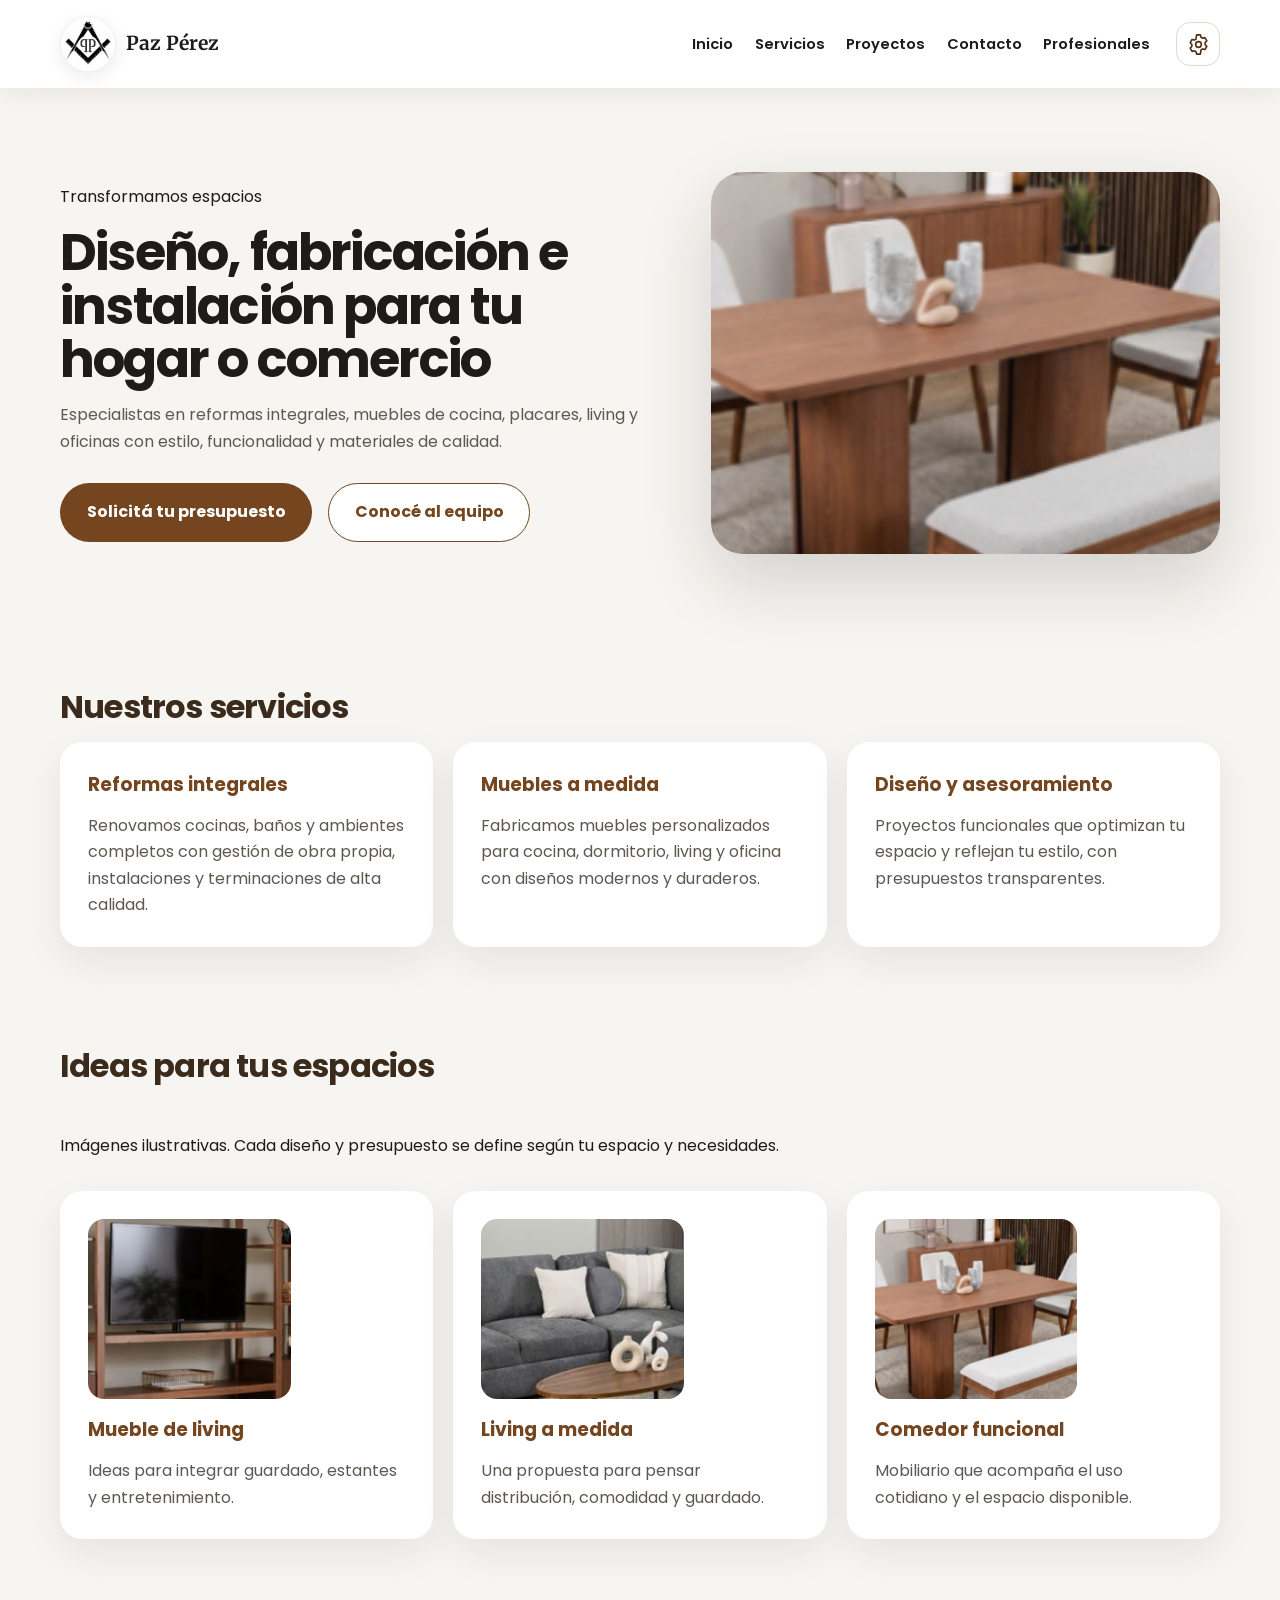
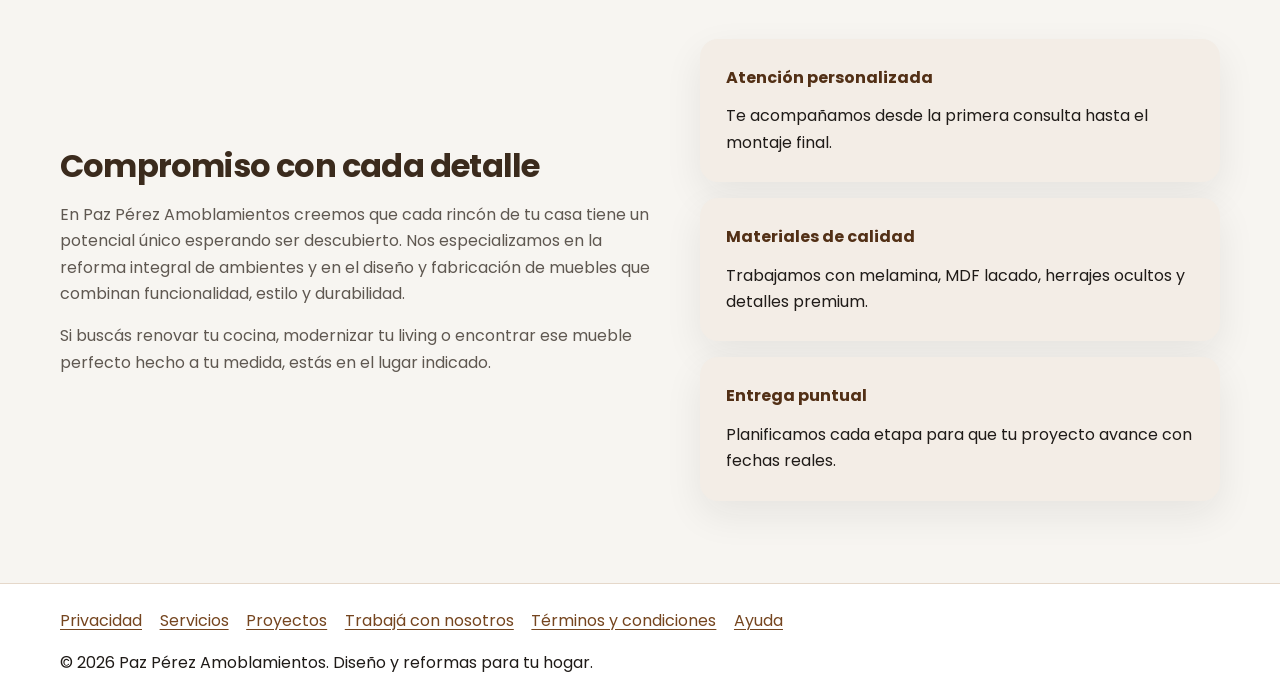
<file: index.html>
<!DOCTYPE html>
<html lang="es">
<head>
    <meta charset="UTF-8">
    <meta name="viewport" content="width=device-width, initial-scale=1.0"><script>(function(){try{if(localStorage.getItem('pp-theme')==='dark')document.documentElement.dataset.theme='dark'}catch(e){}})();</script>
    <title>Paz Pérez | Reformas y muebles a medida</title>
    <meta name="description" content="Reformas integrales y muebles a medida. Diseño, fabricación e instalación profesional para tu hogar o comercio.">
    <link rel="preconnect" href="https://fonts.googleapis.com">
    <link rel="preconnect" href="https://fonts.gstatic.com" crossorigin>
    <link href="https://fonts.googleapis.com/css2?family=Merriweather:ital,opsz,wght@0,18..144,300..900;1,18..144,300..900&family=Poppins:wght@400;500;600;700&display=swap" rel="stylesheet">
    <link rel="icon" href="./img/LOGO.png" type="image/png">
    <link rel="stylesheet" href="./CSS/style.css">
</head>
<body>
    <header class="site-header" aria-label="Navegación principal">
        <div class="container header-inner">
            <div class="branding">
                <a class="site-logo-link" href="./index.html" aria-label="Ir al inicio"><img class="site-logo" src="./img/LOGO.png" alt="Logo de Paz Pérez" width="56" height="56" loading="eager" decoding="async"></a>
                <p class="brand-name">Paz Pérez</p>
            </div>
            <button class="nav-toggle" aria-expanded="false" aria-controls="mobileNav">
                <span class="sr-only">Abrir menú</span>
                <svg viewBox="0 0 24 24" fill="none" stroke="currentColor" stroke-width="2" stroke-linecap="round" stroke-linejoin="round" aria-hidden="true">
                    <path d="M4 7h16M4 12h16M4 17h16"></path>
                </svg>
            </button>
            <nav class="main-nav" aria-label="Navegación principal">
                <ul>
                    <li><a href="./index.html">Inicio</a></li>
                    <li><a href="./pages/servicios.html">Servicios</a></li>
                    <li><a href="./pages/proyectos.html">Proyectos</a></li>
                    <li><a href="./pages/contactos.html">Contacto</a></li>
                    <li><a href="./pages/profesionales.html">Profesionales</a></li>
                </ul>
            </nav>
        <button class="settings-trigger" type="button" aria-label="Abrir configuración" aria-controls="siteSettings" aria-expanded="false"><svg viewBox="0 0 24 24" fill="none" stroke="currentColor" stroke-width="1.7" stroke-linecap="round" stroke-linejoin="round" aria-hidden="true"><path d="M10 2h4l.6 2.4 1.8 1.1 2.3-.7 2 3.5-1.8 1.7v2.1l1.8 1.7-2 3.5-2.3-.7-1.8 1.1L14 22h-4l-.6-2.4-1.8-1.1-2.3.7-2-3.5 1.8-1.7v-2.1l-1.8-1.7 2-3.5 2.3.7 1.8-1.1L10 2Z"/><circle cx="12" cy="12" r="3"/></svg><span class="sr-only">Abrir configuración</span></button></div>
        <nav id="mobileNav" class="mobile-nav" aria-label="Navegación móvil">
            <ul>
                <li><a href="./index.html">Inicio</a></li>
                <li><a href="./pages/servicios.html">Servicios</a></li>
                <li><a href="./pages/proyectos.html">Proyectos</a></li>
                <li><a href="./pages/contactos.html">Contacto</a></li>
                <li><a href="./pages/profesionales.html">Profesionales</a></li>
            </ul>
        </nav>
    </header>
<div class="settings-backdrop" data-settings-close aria-hidden="true"></div>
<aside class="settings-panel" id="siteSettings" role="dialog" aria-modal="true" aria-hidden="true" aria-labelledby="settingsTitle" tabindex="-1">
  <div class="settings-panel-header"><div><p class="eyebrow">Preferencias del sitio</p><h2 id="settingsTitle">Configuración</h2></div><button class="settings-close" type="button" aria-label="Cerrar configuración"><svg viewBox="0 0 24 24" fill="none" stroke="currentColor" stroke-width="2" aria-hidden="true"><path d="m6 6 12 12M18 6 6 18"/></svg></button></div>
  <div class="settings-panel-body">
    <section class="settings-card" aria-labelledby="theme-heading"><div class="settings-icon" aria-hidden="true">◐</div><div class="settings-copy"><h3 id="theme-heading">Tema</h3><p>Cambiá entre la apariencia clara y la oscura.</p></div><label class="settings-control" for="theme-select"><span class="sr-only">Tema del sitio</span><select id="theme-select" name="theme"><option value="light">Claro</option><option value="dark">Oscuro</option></select></label></section>
    <section class="settings-card" aria-labelledby="language-heading"><div class="settings-icon" aria-hidden="true">文</div><div class="settings-copy"><h3 id="language-heading">Idioma</h3><p>Seleccioná el idioma de los textos del sitio.</p></div><label class="settings-control" for="language-select"><span class="sr-only">Idioma del sitio</span><select id="language-select" name="language"><option value="es">Español</option><option value="en">English</option></select></label></section>
    <section class="settings-card" aria-labelledby="text-size-heading"><div class="settings-icon" aria-hidden="true">Aa</div><div class="settings-copy"><h3 id="text-size-heading">Lectura</h3><p>Ajustá el tamaño del texto para leer con más comodidad.</p></div><label class="settings-control" for="text-size-select"><span class="sr-only">Tamaño del texto</span><select id="text-size-select" name="text-size"><option value="normal">Estándar</option><option value="large">Texto grande</option></select></label></section>
    <section class="settings-card" aria-labelledby="motion-heading"><div class="settings-icon" aria-hidden="true">◌</div><div class="settings-copy"><h3 id="motion-heading">Movimiento</h3><p>Reducí las animaciones y transiciones del sitio.</p></div><label class="settings-control settings-switch" for="motion-toggle"><span>Reducir animaciones</span><input id="motion-toggle" name="reduce-motion" type="checkbox"></label></section>
    <p id="settings-status" class="settings-status" role="status" aria-live="polite"></p>
  </div>
</aside>
    <main>
        <section class="hero container">
            <div class="hero-copy">
                <span class="eyebrow">Transformamos espacios</span>
                <h2>Diseño, fabricación e instalación para tu hogar o comercio</h2>
                <p>Especialistas en reformas integrales, muebles de cocina, placares, living y oficinas con estilo, funcionalidad y materiales de calidad.</p>
                <div class="hero-actions">
                    <a href="./pages/contactos.html" class="button primary">Solicitá tu presupuesto</a>
                    <a href="./pages/profesionales.html" class="button secondary">Conocé al equipo</a>
                </div>
            </div>
            <div class="hero-image">
                <img src="./img/image3-clean.png" alt="Ambiente de comedor con mobiliario de madera, imagen de referencia">
            </div>
        </section>
        <section class="services container">
            <h2 class="section-title">Nuestros servicios</h2>
            <div class="service-grid">
                <article class="service-card">
                    <h3>Reformas integrales</h3>
                    <p>Renovamos cocinas, baños y ambientes completos con gestión de obra propia, instalaciones y terminaciones de alta calidad.</p>
                </article>
                <article class="service-card">
                    <h3>Muebles a medida</h3>
                    <p>Fabricamos muebles personalizados para cocina, dormitorio, living y oficina con diseños modernos y duraderos.</p>
                </article>
                <article class="service-card">
                    <h3>Diseño y asesoramiento</h3>
                    <p>Proyectos funcionales que optimizan tu espacio y reflejan tu estilo, con presupuestos transparentes.</p>
                </article>
            </div>
        </section>
        <section class="projects container">
            <h2 class="section-title">Ideas para tus espacios</h2>
            <p class="page-intro">Imágenes ilustrativas. Cada diseño y presupuesto se define según tu espacio y necesidades.</p>
            <div class="project-grid">
                <article class="project-card">
                    <img src="./img/image1-clean.png" alt="Estantería de living con televisor, imagen de referencia">
                    <h3>Mueble de living</h3>
                    <p>Ideas para integrar guardado, estantes y entretenimiento.</p>
                </article>
                <article class="project-card">
                    <img src="./img/image2-clean.png" alt="Living con sofá y mesa baja, imagen de referencia">
                    <h3>Living a medida</h3>
                    <p>Una propuesta para pensar distribución, comodidad y guardado.</p>
                </article>
                <article class="project-card">
                    <img src="./img/image3-clean.png" alt="Comedor con mesa y bancos de madera, imagen de referencia">
                    <h3>Comedor funcional</h3>
                    <p>Mobiliario que acompaña el uso cotidiano y el espacio disponible.</p>
                </article>
            </div>
        </section>
        <section class="about container">
            <div class="about-copy">
                <h2 class="section-title">Compromiso con cada detalle</h2>
                <p>En Paz Pérez Amoblamientos creemos que cada rincón de tu casa tiene un potencial único esperando ser descubierto. Nos especializamos en la reforma integral de ambientes y en el diseño y fabricación de muebles que combinan funcionalidad, estilo y durabilidad.</p>
                <p>Si buscás renovar tu cocina, modernizar tu living o encontrar ese mueble perfecto hecho a tu medida, estás en el lugar indicado.</p>
            </div>
            <div class="about-features">
                <div class="feature">
                    <strong>Atención personalizada</strong>
                    <span>Te acompañamos desde la primera consulta hasta el montaje final.</span>
                </div>
                <div class="feature">
                    <strong>Materiales de calidad</strong>
                    <span>Trabajamos con melamina, MDF lacado, herrajes ocultos y detalles premium.</span>
                </div>
                <div class="feature">
                    <strong>Entrega puntual</strong>
                    <span>Planificamos cada etapa para que tu proyecto avance con fechas reales.</span>
                </div>
            </div>
        </section>
    </main>
    <footer class="site-footer">
        <div class="container footer-inner">
            <div class="footer-links">
                <a href="./pages/privacidad.html">Privacidad</a>
                <a href="./pages/servicios.html">Servicios</a>
                <a href="./pages/proyectos.html">Proyectos</a>
                <a href="./pages/trabaja.html">Trabajá con nosotros</a>
                <a href="./pages/terminos.html">Términos y condiciones</a>
                <a href="./pages/ayuda.html">Ayuda</a></div>
            <p>© 2026 Paz Pérez Amoblamientos. Diseño y reformas para tu hogar.</p>
        </div>
    </footer>
    <script src="./script.js"></script>
</body>
</html>
</file>
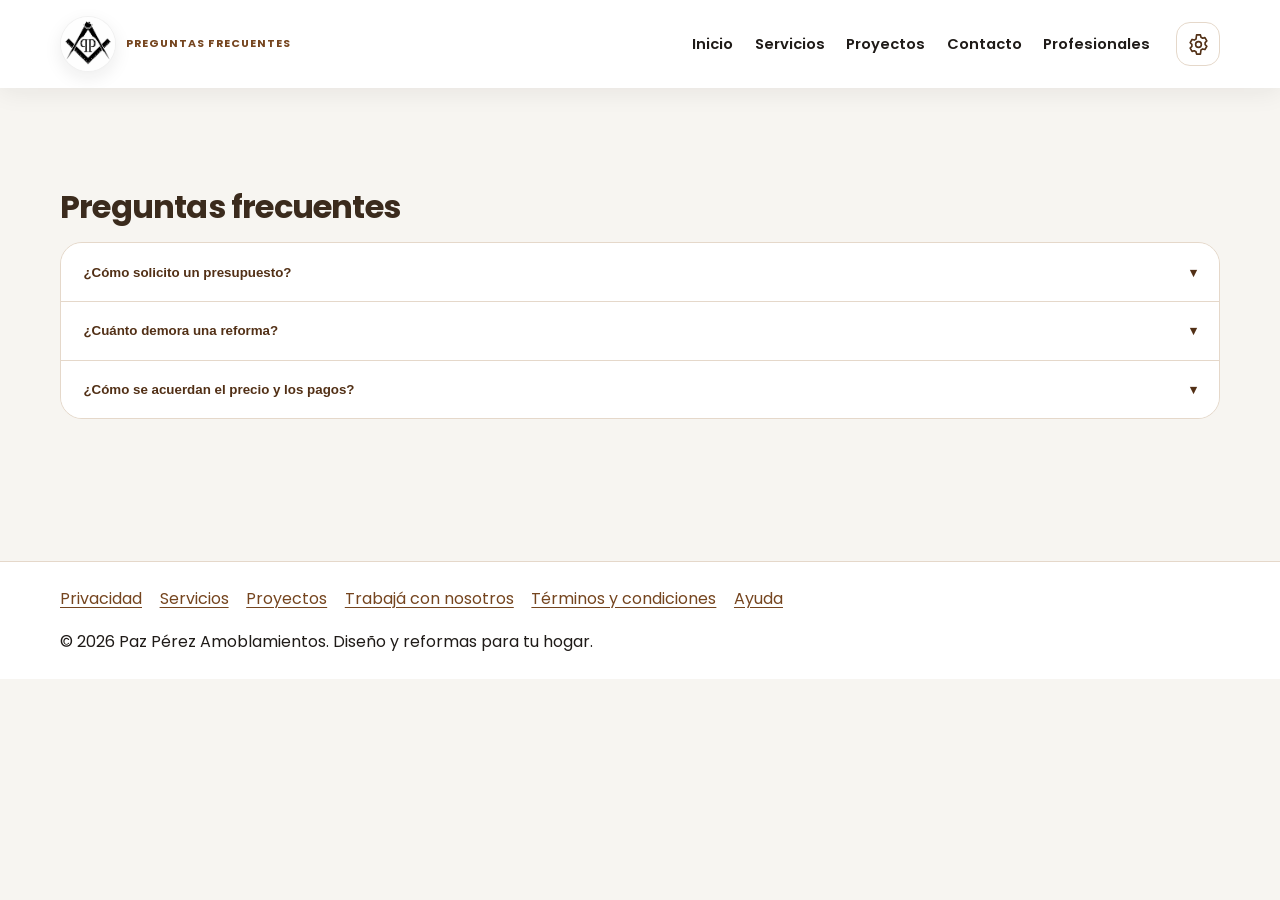
<file: pages/ayuda.html>
<!DOCTYPE html>
<html lang="es">
<head>
    <meta charset="UTF-8">
    <meta name="viewport" content="width=device-width, initial-scale=1.0"><script>(function(){try{if(localStorage.getItem('pp-theme')==='dark')document.documentElement.dataset.theme='dark'}catch(e){}})();</script>
    <title>Ayuda | Paz Pérez</title>
    <meta name="description" content="Ayuda y preguntas frecuentes de Paz Pérez Amoblamientos para reformas y muebles a medida.">
    <link rel="preconnect" href="https://fonts.googleapis.com">
    <link rel="preconnect" href="https://fonts.gstatic.com" crossorigin>
    <link href="https://fonts.googleapis.com/css2?family=Merriweather:ital,opsz,wght@0,18..144,300..900;1,18..144,300..900&family=Poppins:wght@400;500;600;700&display=swap" rel="stylesheet">
    <link rel="icon" href="../img/LOGO.png" type="image/png">
    <link rel="stylesheet" href="../CSS/style.css">
</head>
<body>
    <header class="site-header" aria-label="Navegación principal">
        <div class="container header-inner">
            <div class="branding">
                <a class="site-logo-link" href="../index.html" aria-label="Ir al inicio"><img class="site-logo" src="../img/LOGO.png" alt="Logo de Paz Pérez" width="56" height="56" loading="eager" decoding="async"></a>
                <p class="eyebrow">Preguntas frecuentes</p>
            </div>
            <button class="nav-toggle" aria-expanded="false" aria-controls="mobileNav">
                <span class="sr-only">Abrir menú</span>
                <svg viewBox="0 0 24 24" fill="none" stroke="currentColor" stroke-width="2" stroke-linecap="round" stroke-linejoin="round" aria-hidden="true">
                    <path d="M4 7h16M4 12h16M4 17h16"></path>
                </svg>
            </button>
            <nav class="main-nav" aria-label="Navegación principal">
                <ul>
                    <li><a href="../index.html">Inicio</a></li>
                    <li><a href="./servicios.html">Servicios</a></li>
                    <li><a href="./proyectos.html">Proyectos</a></li>
                    <li><a href="./contactos.html">Contacto</a></li>
                    <li><a href="./profesionales.html">Profesionales</a></li>
                </ul>
            </nav>
        <button class="settings-trigger" type="button" aria-label="Abrir configuración" aria-controls="siteSettings" aria-expanded="false"><svg viewBox="0 0 24 24" fill="none" stroke="currentColor" stroke-width="1.7" stroke-linecap="round" stroke-linejoin="round" aria-hidden="true"><path d="M10 2h4l.6 2.4 1.8 1.1 2.3-.7 2 3.5-1.8 1.7v2.1l1.8 1.7-2 3.5-2.3-.7-1.8 1.1L14 22h-4l-.6-2.4-1.8-1.1-2.3.7-2-3.5 1.8-1.7v-2.1l-1.8-1.7 2-3.5 2.3.7 1.8-1.1L10 2Z"/><circle cx="12" cy="12" r="3"/></svg><span class="sr-only">Abrir configuración</span></button></div>
        <nav id="mobileNav" class="mobile-nav" aria-label="Navegación móvil">
            <ul>
                <li><a href="../index.html">Inicio</a></li>
                <li><a href="./servicios.html">Servicios</a></li>
                <li><a href="./proyectos.html">Proyectos</a></li>
                <li><a href="./contactos.html">Contacto</a></li>
                <li><a href="./profesionales.html">Profesionales</a></li>
            </ul>
        </nav>
    </header>
<div class="settings-backdrop" data-settings-close aria-hidden="true"></div>
<aside class="settings-panel" id="siteSettings" role="dialog" aria-modal="true" aria-hidden="true" aria-labelledby="settingsTitle" tabindex="-1">
  <div class="settings-panel-header"><div><p class="eyebrow">Preferencias del sitio</p><h2 id="settingsTitle">Configuración</h2></div><button class="settings-close" type="button" aria-label="Cerrar configuración"><svg viewBox="0 0 24 24" fill="none" stroke="currentColor" stroke-width="2" aria-hidden="true"><path d="m6 6 12 12M18 6 6 18"/></svg></button></div>
  <div class="settings-panel-body">
    <section class="settings-card" aria-labelledby="theme-heading"><div class="settings-icon" aria-hidden="true">◐</div><div class="settings-copy"><h3 id="theme-heading">Tema</h3><p>Cambiá entre la apariencia clara y la oscura.</p></div><label class="settings-control" for="theme-select"><span class="sr-only">Tema del sitio</span><select id="theme-select" name="theme"><option value="light">Claro</option><option value="dark">Oscuro</option></select></label></section>
    <section class="settings-card" aria-labelledby="language-heading"><div class="settings-icon" aria-hidden="true">文</div><div class="settings-copy"><h3 id="language-heading">Idioma</h3><p>Seleccioná el idioma de los textos del sitio.</p></div><label class="settings-control" for="language-select"><span class="sr-only">Idioma del sitio</span><select id="language-select" name="language"><option value="es">Español</option><option value="en">English</option></select></label></section>
    <section class="settings-card" aria-labelledby="text-size-heading"><div class="settings-icon" aria-hidden="true">Aa</div><div class="settings-copy"><h3 id="text-size-heading">Lectura</h3><p>Ajustá el tamaño del texto para leer con más comodidad.</p></div><label class="settings-control" for="text-size-select"><span class="sr-only">Tamaño del texto</span><select id="text-size-select" name="text-size"><option value="normal">Estándar</option><option value="large">Texto grande</option></select></label></section>
    <section class="settings-card" aria-labelledby="motion-heading"><div class="settings-icon" aria-hidden="true">◌</div><div class="settings-copy"><h3 id="motion-heading">Movimiento</h3><p>Reducí las animaciones y transiciones del sitio.</p></div><label class="settings-control settings-switch" for="motion-toggle"><span>Reducir animaciones</span><input id="motion-toggle" name="reduce-motion" type="checkbox"></label></section>
    <p id="settings-status" class="settings-status" role="status" aria-live="polite"></p>
  </div>
</aside>

    <main class="container page-content">
        <section class="faq-section reveal">
            <h2 class="section-title">Preguntas frecuentes</h2>
            <div class="accordion">
                <div class="accordion-item">
                    <button class="accordion-button" aria-expanded="false" aria-controls="faq1" id="faq1-btn">¿Cómo solicito un presupuesto?</button>
                    <div id="faq1" class="accordion-panel" role="region" aria-labelledby="faq1-btn">
                        <p>Completá el <a href="./contactos.html">formulario de contacto</a> y contanos qué ambiente querés renovar, las medidas aproximadas y tu zona. No hace falta incluir datos sensibles.</p>
                    </div>
                </div>
                <div class="accordion-item">
                    <button class="accordion-button" aria-expanded="false" aria-controls="faq2" id="faq2-btn">¿Cuánto demora una reforma?</button>
                    <div id="faq2" class="accordion-panel" role="region" aria-labelledby="faq2-btn">
                        <p>Depende del alcance, los materiales y la disponibilidad. El plazo estimado se informa en la propuesta antes de confirmar el trabajo.</p>
                    </div>
                </div>
                <div class="accordion-item">
                    <button class="accordion-button" aria-expanded="false" aria-controls="faq3" id="faq3-btn">¿Cómo se acuerdan el precio y los pagos?</button>
                    <div id="faq3" class="accordion-panel" role="region" aria-labelledby="faq3-btn">
                        <p>El precio, los impuestos aplicables y las etapas de pago deben quedar detallados en la propuesta escrita para cada proyecto. Consultanos si necesitás una modalidad específica.</p>
                    </div>
                </div>
            </div>
        </section>
    </main>
    <footer class="site-footer">
        <div class="container footer-inner">
            <div class="footer-links">
                <a href="./privacidad.html">Privacidad</a>
                <a href="./servicios.html">Servicios</a>
                <a href="./proyectos.html">Proyectos</a>
                <a href="./trabaja.html">Trabajá con nosotros</a>
                <a href="./terminos.html">Términos y condiciones</a>
                <a href="./ayuda.html">Ayuda</a>
            
                </div>
            <p>© 2026 Paz Pérez Amoblamientos. Diseño y reformas para tu hogar.</p>
        </div>
    </footer>
    <script src="../script.js"></script>
</body>
</html>
</file>
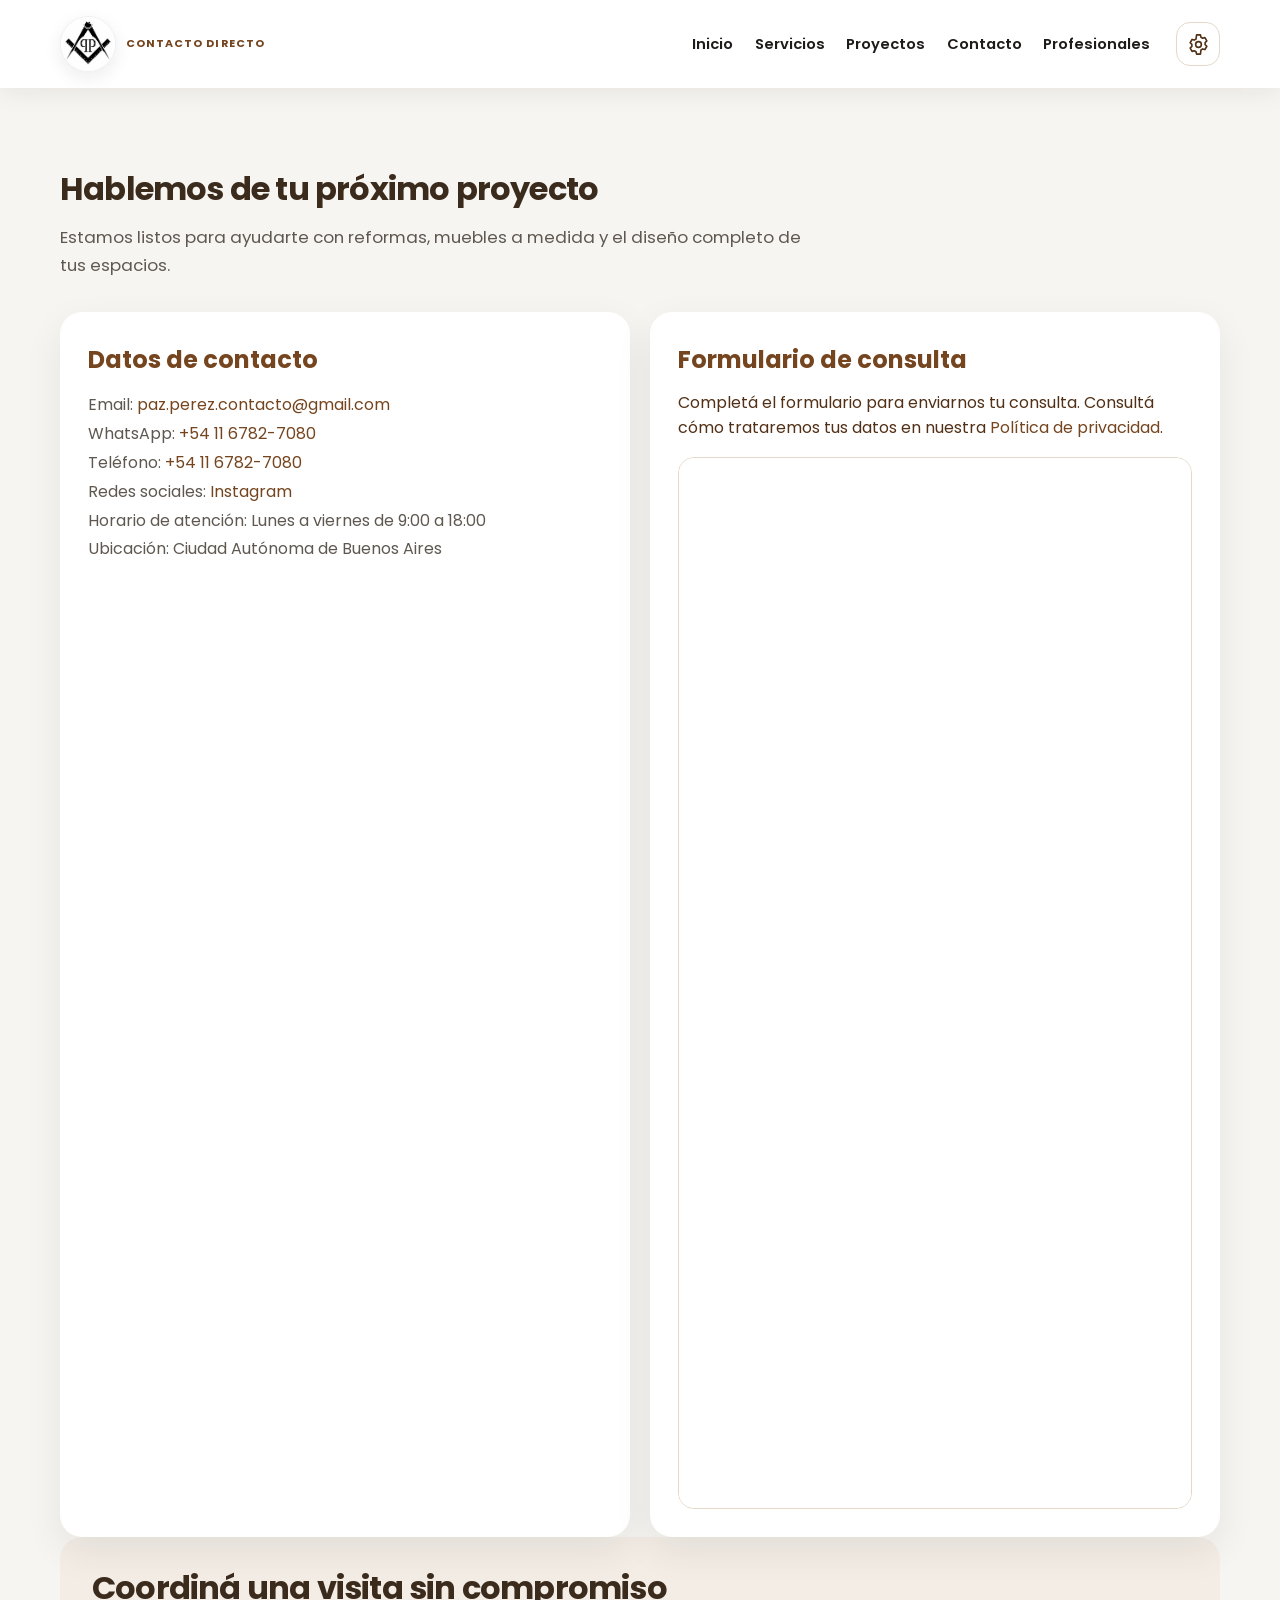
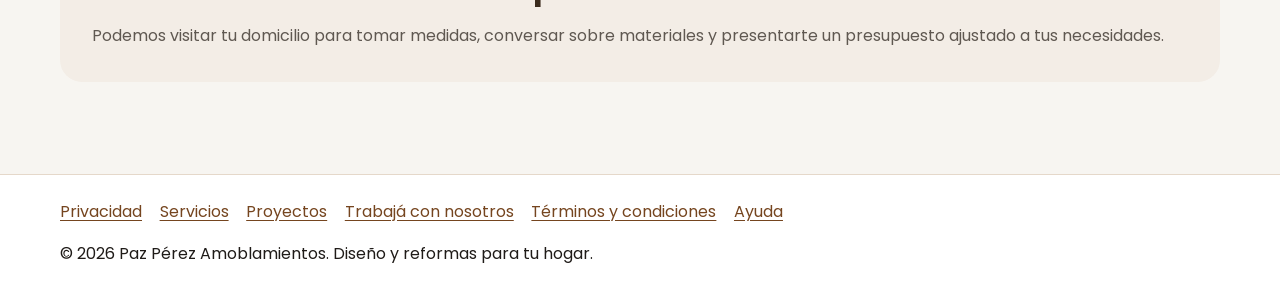
<file: pages/contactos.html>
<!DOCTYPE html>
<html lang="es">
<head>
    <meta charset="UTF-8">
    <meta name="viewport" content="width=device-width, initial-scale=1.0"><script>(function(){try{if(localStorage.getItem('pp-theme')==='dark')document.documentElement.dataset.theme='dark'}catch(e){}})();</script>
    <title>Contacto | Paz Pérez</title>
    <meta name="description" content="Contactá a Paz Pérez Amoblamientos para reformas y muebles a medida. Llamanos, escribinos o completá el formulario.">
    <link rel="preconnect" href="https://fonts.googleapis.com">
    <link rel="preconnect" href="https://fonts.gstatic.com" crossorigin>
    <link href="https://fonts.googleapis.com/css2?family=Merriweather:ital,opsz,wght@0,18..144,300..900;1,18..144,300..900&family=Poppins:wght@400;500;600;700&display=swap" rel="stylesheet">
    <link rel="icon" href="../img/LOGO.png" type="image/png">
    <link rel="stylesheet" href="../CSS/style.css">
</head>
<body>
    <header class="site-header" aria-label="Navegación principal">
        <div class="container header-inner">
            <div class="branding">
                <a class="site-logo-link" href="../index.html" aria-label="Ir al inicio"><img class="site-logo" src="../img/LOGO.png" alt="Logo de Paz Pérez" width="56" height="56" loading="eager" decoding="async"></a>
                <p class="eyebrow">Contacto directo</p>
            </div>
            <button class="nav-toggle" aria-expanded="false" aria-controls="mobileNav">
                <span class="sr-only">Abrir menú</span>
                <svg viewBox="0 0 24 24" fill="none" stroke="currentColor" stroke-width="2" stroke-linecap="round" stroke-linejoin="round" aria-hidden="true">
                    <path d="M4 7h16M4 12h16M4 17h16"></path>
                </svg>
            </button>
            <nav class="main-nav" aria-label="Navegación principal">
                <ul>
                    <li><a href="../index.html">Inicio</a></li>
                    <li><a href="./servicios.html">Servicios</a></li>
                    <li><a href="./proyectos.html">Proyectos</a></li>
                    <li><a href="./contactos.html">Contacto</a></li>
                    <li><a href="./profesionales.html">Profesionales</a></li>
                </ul>
            </nav>
        <button class="settings-trigger" type="button" aria-label="Abrir configuración" aria-controls="siteSettings" aria-expanded="false"><svg viewBox="0 0 24 24" fill="none" stroke="currentColor" stroke-width="1.7" stroke-linecap="round" stroke-linejoin="round" aria-hidden="true"><path d="M10 2h4l.6 2.4 1.8 1.1 2.3-.7 2 3.5-1.8 1.7v2.1l1.8 1.7-2 3.5-2.3-.7-1.8 1.1L14 22h-4l-.6-2.4-1.8-1.1-2.3.7-2-3.5 1.8-1.7v-2.1l-1.8-1.7 2-3.5 2.3.7 1.8-1.1L10 2Z"/><circle cx="12" cy="12" r="3"/></svg><span class="sr-only">Abrir configuración</span></button></div>
        <nav id="mobileNav" class="mobile-nav" aria-label="Navegación móvil">
            <ul>
                <li><a href="../index.html">Inicio</a></li>
                <li><a href="./servicios.html">Servicios</a></li>
                <li><a href="./proyectos.html">Proyectos</a></li>
                <li><a href="./contactos.html">Contacto</a></li>
                <li><a href="./profesionales.html">Profesionales</a></li>
            </ul>
        </nav>
    </header>
<div class="settings-backdrop" data-settings-close aria-hidden="true"></div>
<aside class="settings-panel" id="siteSettings" role="dialog" aria-modal="true" aria-hidden="true" aria-labelledby="settingsTitle" tabindex="-1">
  <div class="settings-panel-header"><div><p class="eyebrow">Preferencias del sitio</p><h2 id="settingsTitle">Configuración</h2></div><button class="settings-close" type="button" aria-label="Cerrar configuración"><svg viewBox="0 0 24 24" fill="none" stroke="currentColor" stroke-width="2" aria-hidden="true"><path d="m6 6 12 12M18 6 6 18"/></svg></button></div>
  <div class="settings-panel-body">
    <section class="settings-card" aria-labelledby="theme-heading"><div class="settings-icon" aria-hidden="true">◐</div><div class="settings-copy"><h3 id="theme-heading">Tema</h3><p>Cambiá entre la apariencia clara y la oscura.</p></div><label class="settings-control" for="theme-select"><span class="sr-only">Tema del sitio</span><select id="theme-select" name="theme"><option value="light">Claro</option><option value="dark">Oscuro</option></select></label></section>
    <section class="settings-card" aria-labelledby="language-heading"><div class="settings-icon" aria-hidden="true">文</div><div class="settings-copy"><h3 id="language-heading">Idioma</h3><p>Seleccioná el idioma de los textos del sitio.</p></div><label class="settings-control" for="language-select"><span class="sr-only">Idioma del sitio</span><select id="language-select" name="language"><option value="es">Español</option><option value="en">English</option></select></label></section>
    <section class="settings-card" aria-labelledby="text-size-heading"><div class="settings-icon" aria-hidden="true">Aa</div><div class="settings-copy"><h3 id="text-size-heading">Lectura</h3><p>Ajustá el tamaño del texto para leer con más comodidad.</p></div><label class="settings-control" for="text-size-select"><span class="sr-only">Tamaño del texto</span><select id="text-size-select" name="text-size"><option value="normal">Estándar</option><option value="large">Texto grande</option></select></label></section>
    <section class="settings-card" aria-labelledby="motion-heading"><div class="settings-icon" aria-hidden="true">◌</div><div class="settings-copy"><h3 id="motion-heading">Movimiento</h3><p>Reducí las animaciones y transiciones del sitio.</p></div><label class="settings-control settings-switch" for="motion-toggle"><span>Reducir animaciones</span><input id="motion-toggle" name="reduce-motion" type="checkbox"></label></section>
    <p id="settings-status" class="settings-status" role="status" aria-live="polite"></p>
  </div>
</aside>
    <main class="container page-content">
        <section class="page-intro">
            <h2 class="section-title">Hablemos de tu próximo proyecto</h2>
            <p>Estamos listos para ayudarte con reformas, muebles a medida y el diseño completo de tus espacios.</p>
        </section>
        <section class="contact-grid">
            <div class="contact-card">
                <h2>Datos de contacto</h2>
                <address>
                    <p>Email: <a href="https://mail.google.com/mail/?view=cm&amp;fs=1&amp;to=paz.perez.contacto@gmail.com" target="_blank" rel="noopener noreferrer">paz.perez.contacto@gmail.com</a></p>
                    <p>WhatsApp: <a href="https://wa.me/541167827080" target="_blank">+54 11 6782-7080</a></p>
                    <p>Teléfono: <a href="tel:+541167827080">+54 11 6782-7080</a></p>
                    <p>Redes sociales: <a href="https://www.instagram.com/pazperez_arq/" target="_blank">Instagram</a> 
                    <p>Horario de atención: Lunes a viernes de 9:00 a 18:00</p>
                    <p>Ubicación: Ciudad Autónoma de Buenos Aires</p>
                </address>
            </div>
            <div class="contact-card">
                <h2>Formulario de consulta</h2>
                <p class="form-note">Completá el formulario para enviarnos tu consulta. Consultá cómo trataremos tus datos en nuestra <a href="./privacidad.html">Política de privacidad</a>.</p>
                <div class="google-form-embed">
                    <iframe src="https://docs.google.com/forms/d/e/1FAIpQLScBkKKIvc_q2G_0CSYI2TZngByAEWs5pbSMPkyD5SxJNMKFaQ/viewform?embedded=true" title="Formulario de consulta de Paz Pérez en Google Forms" loading="lazy" referrerpolicy="strict-origin-when-cross-origin">Cargando el formulario de consulta…</iframe>
                </div>
            </div>
        </section>
        <section class="info-section">
            <h2 class="section-title">Coordiná una visita sin compromiso</h2>
            <p>Podemos visitar tu domicilio para tomar medidas, conversar sobre materiales y presentarte un presupuesto ajustado a tus necesidades.</p>
        </section>
    </main>
    <footer class="site-footer">
        <div class="container footer-inner">
            <div class="footer-links">
                <a href="./privacidad.html">Privacidad</a>
                <a href="./servicios.html">Servicios</a>
                <a href="./proyectos.html">Proyectos</a>
                <a href="./trabaja.html">Trabajá con nosotros</a>
                <a href="./terminos.html">Términos y condiciones</a>
                <a href="./ayuda.html">Ayuda</a>
            
                </div>
            <p>© 2026 Paz Pérez Amoblamientos. Diseño y reformas para tu hogar.</p>
        </div>
    </footer>
    <script src="../script.js"></script>
</body>
</html>
</file>
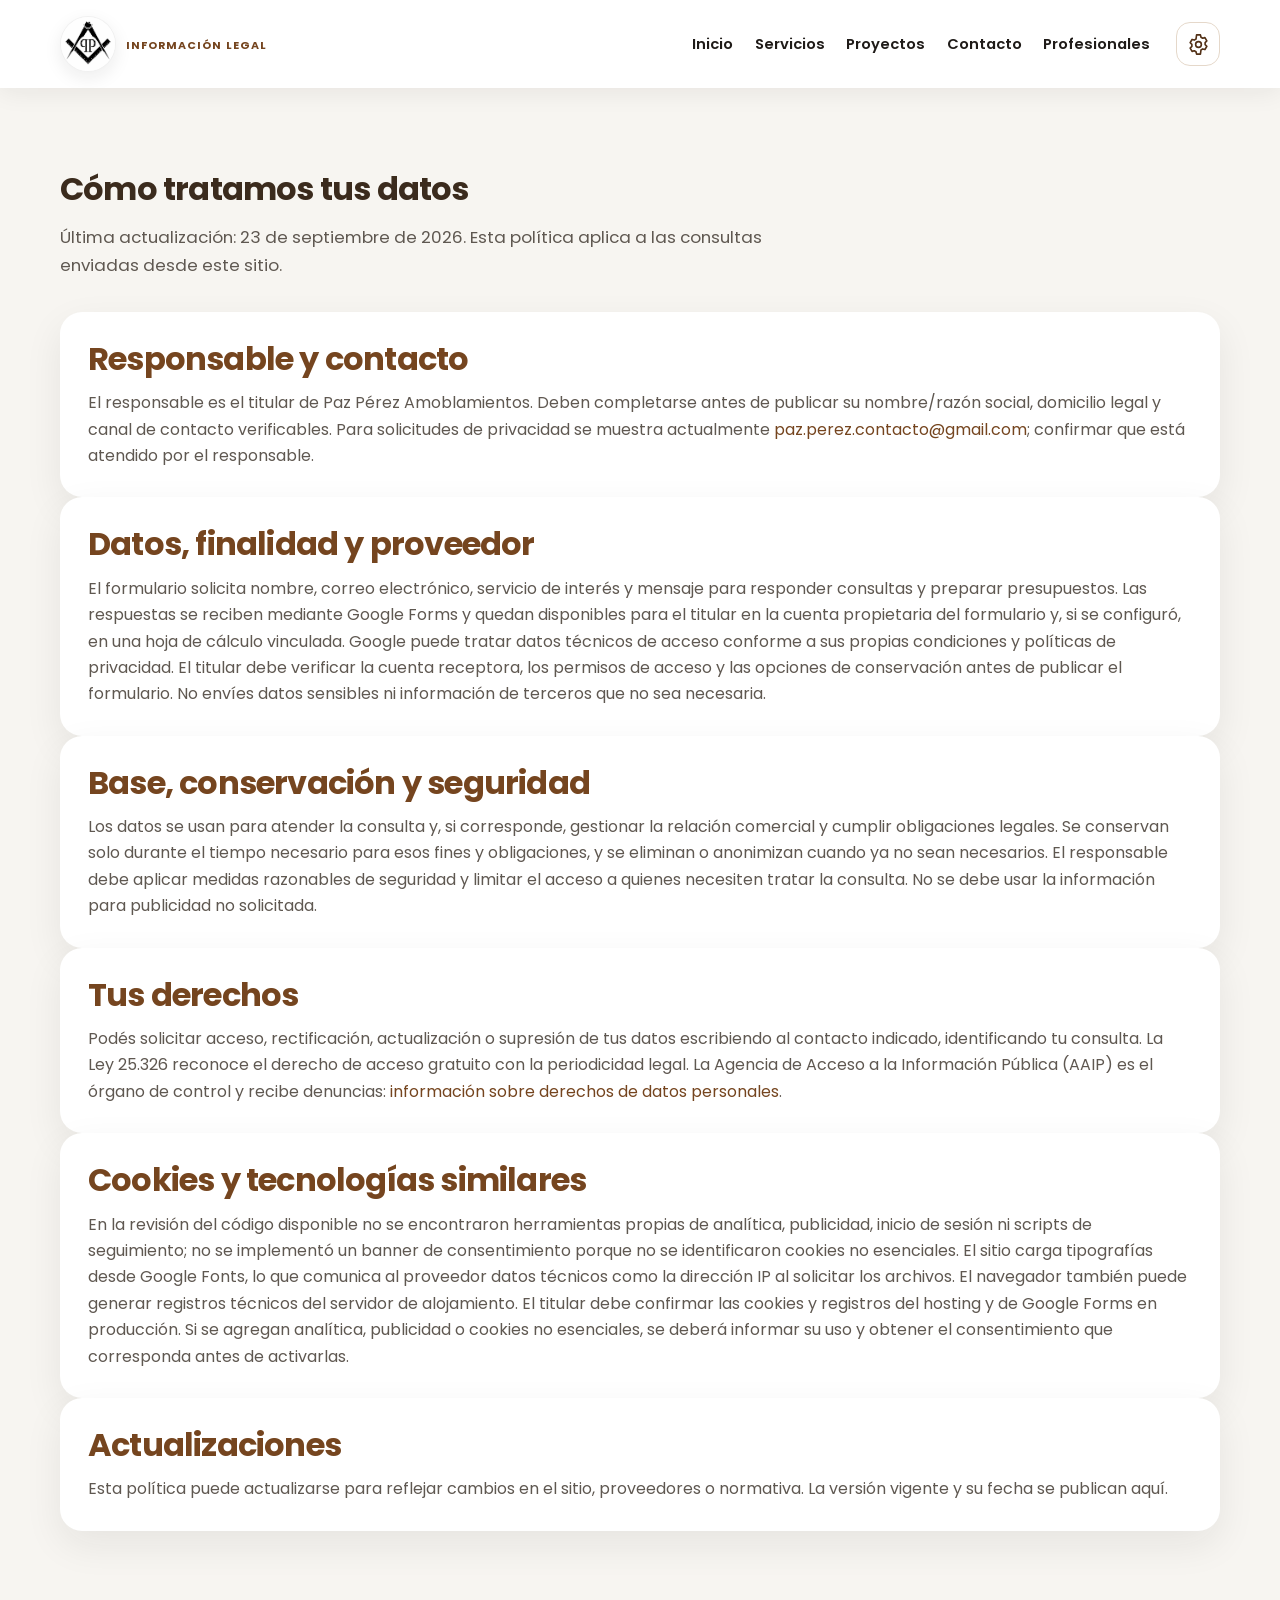
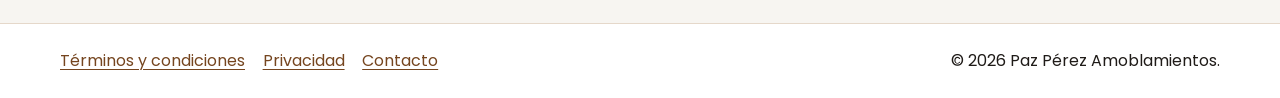
<file: pages/privacidad.html>
<!DOCTYPE html>
<html lang="es"><head><meta charset="UTF-8"><meta name="viewport" content="width=device-width, initial-scale=1.0"><script>(function(){try{if(localStorage.getItem('pp-theme')==='dark')document.documentElement.dataset.theme='dark'}catch(e){}})();</script><title>Política de privacidad | Paz Pérez Amoblamientos</title><meta name="description" content="Información sobre el tratamiento de datos personales en el sitio de Paz Pérez Amoblamientos."><link rel="preconnect" href="https://fonts.googleapis.com"><link rel="preconnect" href="https://fonts.gstatic.com" crossorigin><link href="https://fonts.googleapis.com/css2?family=Merriweather:ital,opsz,wght@0,18..144,300..900;1,18..144,300..900&family=Poppins:wght@400;500;600;700&display=swap" rel="stylesheet"><link rel="icon" href="../img/LOGO.png" type="image/png"><link rel="stylesheet" href="../CSS/style.css"></head>
<body><header class="site-header"><div class="container header-inner"><div class="branding"><a class="site-logo-link" href="../index.html" aria-label="Ir al inicio"><img class="site-logo" src="../img/LOGO.png" alt="Logo de Paz Pérez" width="56" height="56"></a><div><p class="eyebrow">Información legal</p></div></div><button class="nav-toggle" aria-expanded="false" aria-controls="mobileNav"><span class="sr-only">Abrir menú</span><svg viewBox="0 0 24 24" fill="none" stroke="currentColor" stroke-width="2" aria-hidden="true"><path d="M4 7h16M4 12h16M4 17h16"/></svg></button><nav class="main-nav" aria-label="Navegación principal"><ul><li><a href="../index.html">Inicio</a></li><li><a href="./servicios.html">Servicios</a></li><li><a href="./proyectos.html">Proyectos</a></li><li><a href="./contactos.html">Contacto</a></li><li><a href="./profesionales.html">Profesionales</a></li></ul></nav><button class="settings-trigger" type="button" aria-label="Abrir configuración" aria-controls="siteSettings" aria-expanded="false"><svg viewBox="0 0 24 24" fill="none" stroke="currentColor" stroke-width="1.7" stroke-linecap="round" stroke-linejoin="round" aria-hidden="true"><path d="M10 2h4l.6 2.4 1.8 1.1 2.3-.7 2 3.5-1.8 1.7v2.1l1.8 1.7-2 3.5-2.3-.7-1.8 1.1L14 22h-4l-.6-2.4-1.8-1.1-2.3.7-2-3.5 1.8-1.7v-2.1l-1.8-1.7 2-3.5 2.3.7 1.8-1.1L10 2Z"/><circle cx="12" cy="12" r="3"/></svg><span class="sr-only">Abrir configuración</span></button></div><nav id="mobileNav" class="mobile-nav" aria-label="Navegación móvil"><ul><li><a href="../index.html">Inicio</a></li><li><a href="./servicios.html">Servicios</a></li><li><a href="./proyectos.html">Proyectos</a></li><li><a href="./contactos.html">Contacto</a></li><li><a href="./profesionales.html">Profesionales</a></li></ul></nav></header>
<div class="settings-backdrop" data-settings-close aria-hidden="true"></div>
<aside class="settings-panel" id="siteSettings" role="dialog" aria-modal="true" aria-hidden="true" aria-labelledby="settingsTitle" tabindex="-1">
  <div class="settings-panel-header"><div><p class="eyebrow">Preferencias del sitio</p><h2 id="settingsTitle">Configuración</h2></div><button class="settings-close" type="button" aria-label="Cerrar configuración"><svg viewBox="0 0 24 24" fill="none" stroke="currentColor" stroke-width="2" aria-hidden="true"><path d="m6 6 12 12M18 6 6 18"/></svg></button></div>
  <div class="settings-panel-body">
    <section class="settings-card" aria-labelledby="theme-heading"><div class="settings-icon" aria-hidden="true">◐</div><div class="settings-copy"><h3 id="theme-heading">Tema</h3><p>Cambiá entre la apariencia clara y la oscura.</p></div><label class="settings-control" for="theme-select"><span class="sr-only">Tema del sitio</span><select id="theme-select" name="theme"><option value="light">Claro</option><option value="dark">Oscuro</option></select></label></section>
    <section class="settings-card" aria-labelledby="language-heading"><div class="settings-icon" aria-hidden="true">文</div><div class="settings-copy"><h3 id="language-heading">Idioma</h3><p>Seleccioná el idioma de los textos del sitio.</p></div><label class="settings-control" for="language-select"><span class="sr-only">Idioma del sitio</span><select id="language-select" name="language"><option value="es">Español</option><option value="en">English</option></select></label></section>
    <section class="settings-card" aria-labelledby="text-size-heading"><div class="settings-icon" aria-hidden="true">Aa</div><div class="settings-copy"><h3 id="text-size-heading">Lectura</h3><p>Ajustá el tamaño del texto para leer con más comodidad.</p></div><label class="settings-control" for="text-size-select"><span class="sr-only">Tamaño del texto</span><select id="text-size-select" name="text-size"><option value="normal">Estándar</option><option value="large">Texto grande</option></select></label></section>
    <section class="settings-card" aria-labelledby="motion-heading"><div class="settings-icon" aria-hidden="true">◌</div><div class="settings-copy"><h3 id="motion-heading">Movimiento</h3><p>Reducí las animaciones y transiciones del sitio.</p></div><label class="settings-control settings-switch" for="motion-toggle"><span>Reducir animaciones</span><input id="motion-toggle" name="reduce-motion" type="checkbox"></label></section>
    <p id="settings-status" class="settings-status" role="status" aria-live="polite"></p>
  </div>
</aside>
<main class="container page-content"><section class="page-intro"><h2 class="section-title">Cómo tratamos tus datos</h2><p>Última actualización: 23 de septiembre de 2026. Esta política aplica a las consultas enviadas desde este sitio.</p></section>
<section class="process-card"><h2>Responsable y contacto</h2><p>El responsable es el titular de Paz Pérez Amoblamientos. Deben completarse antes de publicar su nombre/razón social, domicilio legal y canal de contacto verificables. Para solicitudes de privacidad se muestra actualmente <a href="https://mail.google.com/mail/?view=cm&amp;fs=1&amp;to=paz.perez.contacto@gmail.com" target="_blank" rel="noopener noreferrer">paz.perez.contacto@gmail.com</a>; confirmar que está atendido por el responsable.</p></section>
<section class="process-card"><h2>Datos, finalidad y proveedor</h2><p>El formulario solicita nombre, correo electrónico, servicio de interés y mensaje para responder consultas y preparar presupuestos. Las respuestas se reciben mediante Google Forms y quedan disponibles para el titular en la cuenta propietaria del formulario y, si se configuró, en una hoja de cálculo vinculada. Google puede tratar datos técnicos de acceso conforme a sus propias condiciones y políticas de privacidad. El titular debe verificar la cuenta receptora, los permisos de acceso y las opciones de conservación antes de publicar el formulario. No envíes datos sensibles ni información de terceros que no sea necesaria.</p></section>
<section class="process-card"><h2>Base, conservación y seguridad</h2><p>Los datos se usan para atender la consulta y, si corresponde, gestionar la relación comercial y cumplir obligaciones legales. Se conservan solo durante el tiempo necesario para esos fines y obligaciones, y se eliminan o anonimizan cuando ya no sean necesarios. El responsable debe aplicar medidas razonables de seguridad y limitar el acceso a quienes necesiten tratar la consulta. No se debe usar la información para publicidad no solicitada.</p></section>
<section class="process-card"><h2>Tus derechos</h2><p>Podés solicitar acceso, rectificación, actualización o supresión de tus datos escribiendo al contacto indicado, identificando tu consulta. La Ley 25.326 reconoce el derecho de acceso gratuito con la periodicidad legal. La Agencia de Acceso a la Información Pública (AAIP) es el órgano de control y recibe denuncias: <a href="https://www.argentina.gob.ar/aaip/datospersonales/derechos" target="_blank" rel="noopener noreferrer">información sobre derechos de datos personales</a>.</p></section>
<section class="process-card"><h2>Cookies y tecnologías similares</h2><p>En la revisión del código disponible no se encontraron herramientas propias de analítica, publicidad, inicio de sesión ni scripts de seguimiento; no se implementó un banner de consentimiento porque no se identificaron cookies no esenciales. El sitio carga tipografías desde Google Fonts, lo que comunica al proveedor datos técnicos como la dirección IP al solicitar los archivos. El navegador también puede generar registros técnicos del servidor de alojamiento. El titular debe confirmar las cookies y registros del hosting y de Google Forms en producción. Si se agregan analítica, publicidad o cookies no esenciales, se deberá informar su uso y obtener el consentimiento que corresponda antes de activarlas.</p></section>
<section class="process-card"><h2>Actualizaciones</h2><p>Esta política puede actualizarse para reflejar cambios en el sitio, proveedores o normativa. La versión vigente y su fecha se publican aquí.</p></section></main><footer class="site-footer"><div class="container footer-inner"><div class="footer-links"><a href="./terminos.html">Términos y condiciones</a><a href="./privacidad.html">Privacidad</a><a href="./contactos.html">Contacto</a></div><p>© 2026 Paz Pérez Amoblamientos.</p></div></footer><script src="../script.js"></script></body></html>
</file>
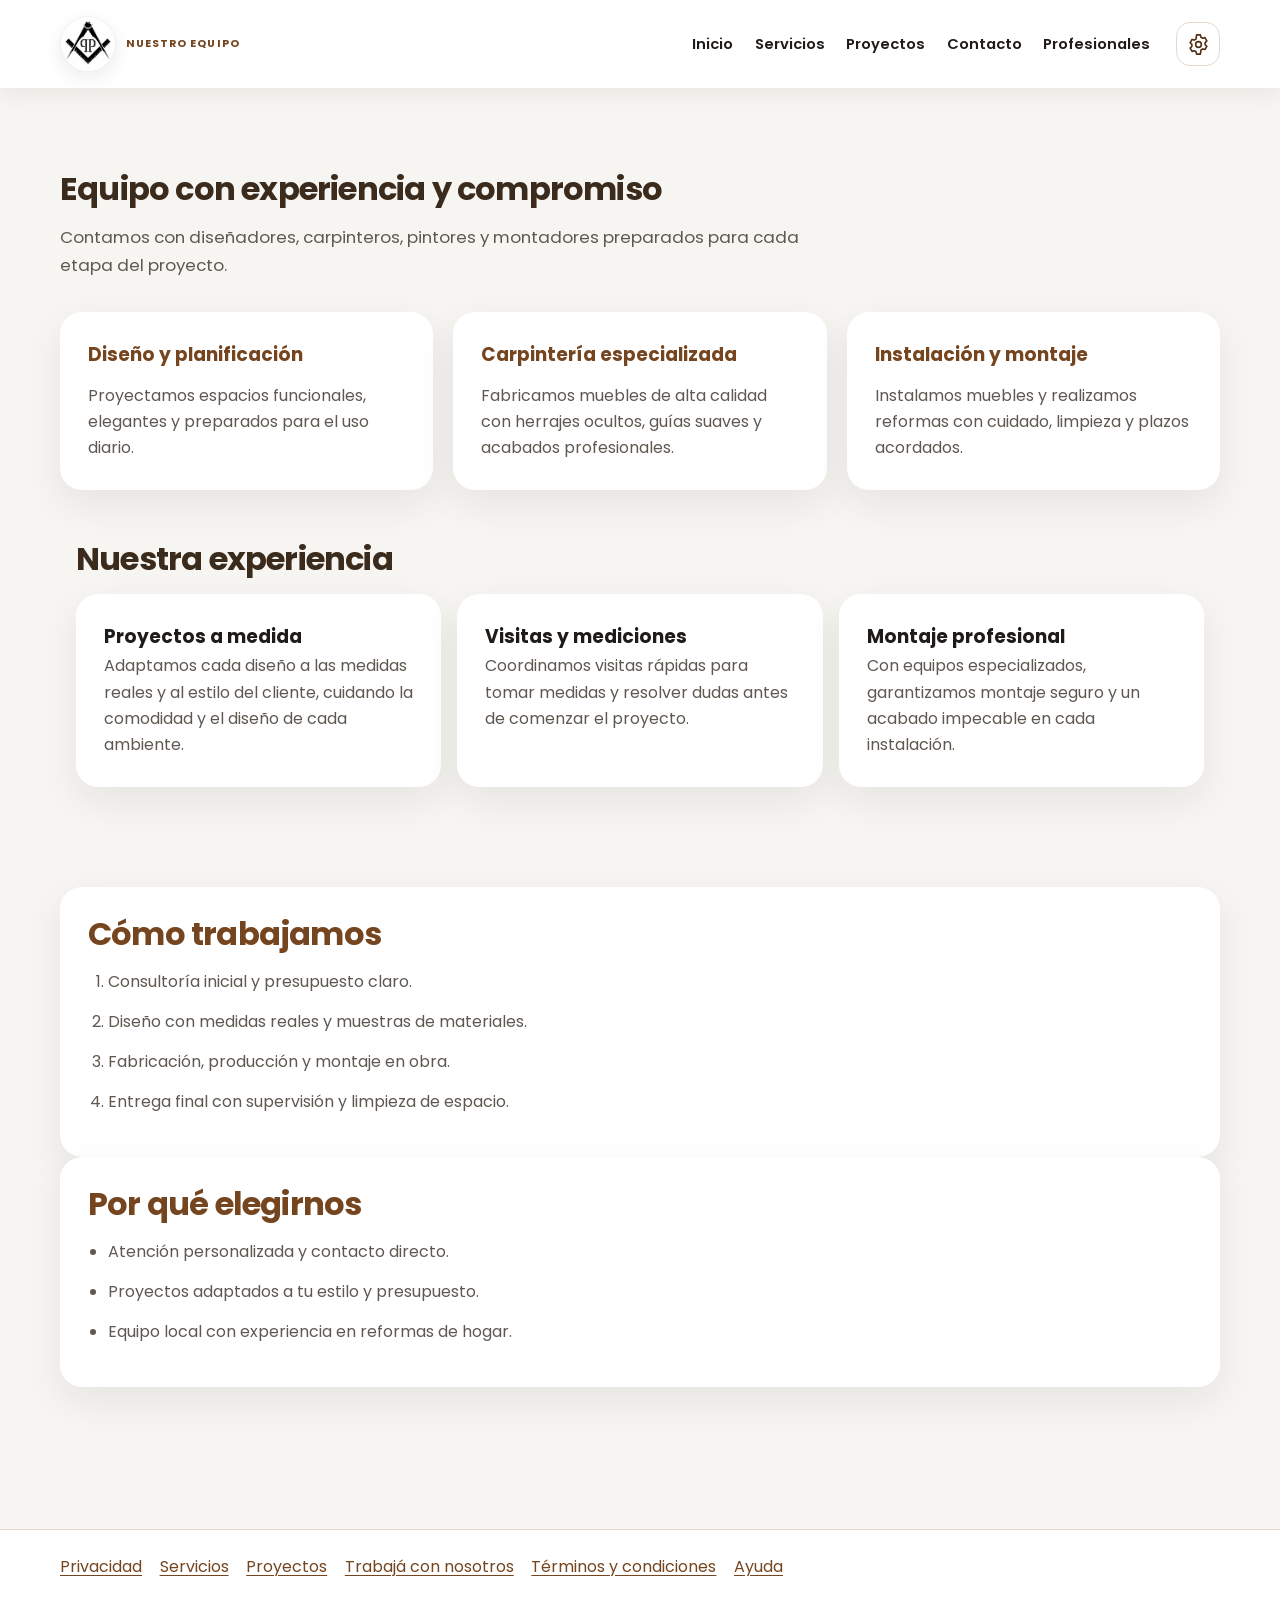
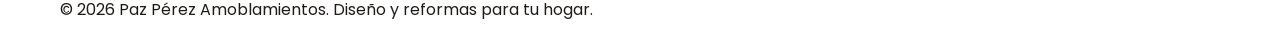
<file: pages/profesionales.html>
<!DOCTYPE html>
<html lang="es">
<head>
    <meta charset="UTF-8">
    <meta name="viewport" content="width=device-width, initial-scale=1.0"><script>(function(){try{if(localStorage.getItem('pp-theme')==='dark')document.documentElement.dataset.theme='dark'}catch(e){}})();</script>
    <title>Profesionales | Paz Pérez</title>
    <meta name="description" content="Conocé al equipo de profesionales de Paz Pérez: diseñadores, carpinteros e instaladores expertos en reformas y muebles a medida.">
    <link rel="preconnect" href="https://fonts.googleapis.com">
    <link rel="preconnect" href="https://fonts.gstatic.com" crossorigin>
    <link href="https://fonts.googleapis.com/css2?family=Merriweather:ital,opsz,wght@0,18..144,300..900;1,18..144,300..900&family=Poppins:wght@400;500;600;700&display=swap" rel="stylesheet">
    <link rel="icon" href="../img/LOGO.png" type="image/png">
    <link rel="stylesheet" href="../CSS/style.css">
</head>
<body>
    <header class="site-header" aria-label="Navegación principal">
        <div class="container header-inner">
            <div class="branding">
                <a class="site-logo-link" href="../index.html" aria-label="Ir al inicio"><img class="site-logo" src="../img/LOGO.png" alt="Logo de Paz Pérez" width="56" height="56" loading="eager" decoding="async"></a>
                <p class="eyebrow">Nuestro equipo</p>
            </div>
            <button class="nav-toggle" aria-expanded="false" aria-controls="mobileNav">
                <span class="sr-only">Abrir menú</span>
                <svg viewBox="0 0 24 24" fill="none" stroke="currentColor" stroke-width="2" stroke-linecap="round" stroke-linejoin="round" aria-hidden="true">
                    <path d="M4 7h16M4 12h16M4 17h16"></path>
                </svg>
            </button>
            <nav class="main-nav" aria-label="Navegación principal">
                <ul>
                    <li><a href="../index.html">Inicio</a></li>
                    <li><a href="./servicios.html">Servicios</a></li>
                    <li><a href="./proyectos.html">Proyectos</a></li>
                    <li><a href="./contactos.html">Contacto</a></li>
                    <li><a href="./profesionales.html">Profesionales</a></li>
                </ul>
            </nav>
        <button class="settings-trigger" type="button" aria-label="Abrir configuración" aria-controls="siteSettings" aria-expanded="false"><svg viewBox="0 0 24 24" fill="none" stroke="currentColor" stroke-width="1.7" stroke-linecap="round" stroke-linejoin="round" aria-hidden="true"><path d="M10 2h4l.6 2.4 1.8 1.1 2.3-.7 2 3.5-1.8 1.7v2.1l1.8 1.7-2 3.5-2.3-.7-1.8 1.1L14 22h-4l-.6-2.4-1.8-1.1-2.3.7-2-3.5 1.8-1.7v-2.1l-1.8-1.7 2-3.5 2.3.7 1.8-1.1L10 2Z"/><circle cx="12" cy="12" r="3"/></svg><span class="sr-only">Abrir configuración</span></button></div>
        <nav id="mobileNav" class="mobile-nav" aria-label="Navegación móvil">
            <ul>
                <li><a href="../index.html">Inicio</a></li>
                <li><a href="./servicios.html">Servicios</a></li>
                <li><a href="./proyectos.html">Proyectos</a></li>
                <li><a href="./contactos.html">Contacto</a></li>
                <li><a href="./profesionales.html">Profesionales</a></li>
            </ul>
        </nav>
    </header>
<div class="settings-backdrop" data-settings-close aria-hidden="true"></div>
<aside class="settings-panel" id="siteSettings" role="dialog" aria-modal="true" aria-hidden="true" aria-labelledby="settingsTitle" tabindex="-1">
  <div class="settings-panel-header"><div><p class="eyebrow">Preferencias del sitio</p><h2 id="settingsTitle">Configuración</h2></div><button class="settings-close" type="button" aria-label="Cerrar configuración"><svg viewBox="0 0 24 24" fill="none" stroke="currentColor" stroke-width="2" aria-hidden="true"><path d="m6 6 12 12M18 6 6 18"/></svg></button></div>
  <div class="settings-panel-body">
    <section class="settings-card" aria-labelledby="theme-heading"><div class="settings-icon" aria-hidden="true">◐</div><div class="settings-copy"><h3 id="theme-heading">Tema</h3><p>Cambiá entre la apariencia clara y la oscura.</p></div><label class="settings-control" for="theme-select"><span class="sr-only">Tema del sitio</span><select id="theme-select" name="theme"><option value="light">Claro</option><option value="dark">Oscuro</option></select></label></section>
    <section class="settings-card" aria-labelledby="language-heading"><div class="settings-icon" aria-hidden="true">文</div><div class="settings-copy"><h3 id="language-heading">Idioma</h3><p>Seleccioná el idioma de los textos del sitio.</p></div><label class="settings-control" for="language-select"><span class="sr-only">Idioma del sitio</span><select id="language-select" name="language"><option value="es">Español</option><option value="en">English</option></select></label></section>
    <section class="settings-card" aria-labelledby="text-size-heading"><div class="settings-icon" aria-hidden="true">Aa</div><div class="settings-copy"><h3 id="text-size-heading">Lectura</h3><p>Ajustá el tamaño del texto para leer con más comodidad.</p></div><label class="settings-control" for="text-size-select"><span class="sr-only">Tamaño del texto</span><select id="text-size-select" name="text-size"><option value="normal">Estándar</option><option value="large">Texto grande</option></select></label></section>
    <section class="settings-card" aria-labelledby="motion-heading"><div class="settings-icon" aria-hidden="true">◌</div><div class="settings-copy"><h3 id="motion-heading">Movimiento</h3><p>Reducí las animaciones y transiciones del sitio.</p></div><label class="settings-control settings-switch" for="motion-toggle"><span>Reducir animaciones</span><input id="motion-toggle" name="reduce-motion" type="checkbox"></label></section>
    <p id="settings-status" class="settings-status" role="status" aria-live="polite"></p>
  </div>
</aside>
    <main class="container page-content">
        <section class="page-intro">
            <h2 class="section-title">Equipo con experiencia y compromiso</h2>
            <p>Contamos con diseñadores, carpinteros, pintores y montadores preparados para cada etapa del proyecto.</p>
        </section>
        <section class="team-grid">
            <article class="team-card">
                <h3>Diseño y planificación</h3>
                <p>Proyectamos espacios funcionales, elegantes y preparados para el uso diario.</p>
            </article>
            <article class="team-card">
                <h3>Carpintería especializada</h3>
                <p>Fabricamos muebles de alta calidad con herrajes ocultos, guías suaves y acabados profesionales.</p>
            </article>
            <article class="team-card">
                <h3>Instalación y montaje</h3>
                <p>Instalamos muebles y realizamos reformas con cuidado, limpieza y plazos acordados.</p>
            </article>
        </section>
        <section class="expertise container">
            <h2 class="section-title">Nuestra experiencia</h2>
            <div class="expertise-grid">
                <article class="process-card">
                    <h3>Proyectos a medida</h3>
                    <p>Adaptamos cada diseño a las medidas reales y al estilo del cliente, cuidando la comodidad y el diseño de cada ambiente.</p>
                </article>
                <article class="process-card">
                    <h3>Visitas y mediciones</h3>
                    <p>Coordinamos visitas rápidas para tomar medidas y resolver dudas antes de comenzar el proyecto.</p>
                </article>
                <article class="process-card">
                    <h3>Montaje profesional</h3>
                    <p>Con equipos especializados, garantizamos montaje seguro y un acabado impecable en cada instalación.</p>
                </article>
            </div>
        </section>
        <section class="process-section">
            <div class="process-card">
                <h2>Cómo trabajamos</h2>
                <ol>
                    <li>Consultoría inicial y presupuesto claro.</li>
                    <li>Diseño con medidas reales y muestras de materiales.</li>
                    <li>Fabricación, producción y montaje en obra.</li>
                    <li>Entrega final con supervisión y limpieza de espacio.</li>
                </ol>
            </div>
            <div class="process-card">
                <h2>Por qué elegirnos</h2>
                <ul>
                    <li>Atención personalizada y contacto directo.</li>
                    <li>Proyectos adaptados a tu estilo y presupuesto.</li>
                    <li>Equipo local con experiencia en reformas de hogar.</li>
                </ul>
            </div>
        </section>
    </main>
    <footer class="site-footer">
        <div class="container footer-inner">
            <div class="footer-links">
                <a href="./privacidad.html">Privacidad</a>
                <a href="./servicios.html">Servicios</a>
                <a href="./proyectos.html">Proyectos</a>
                <a href="./trabaja.html">Trabajá con nosotros</a>
                <a href="./terminos.html">Términos y condiciones</a>
                <a href="./ayuda.html">Ayuda</a>
            
                </div>
            <p>© 2026 Paz Pérez Amoblamientos. Diseño y reformas para tu hogar.</p>
        </div>
    </footer>
    <script src="../script.js"></script>
</body>
</html>
</file>
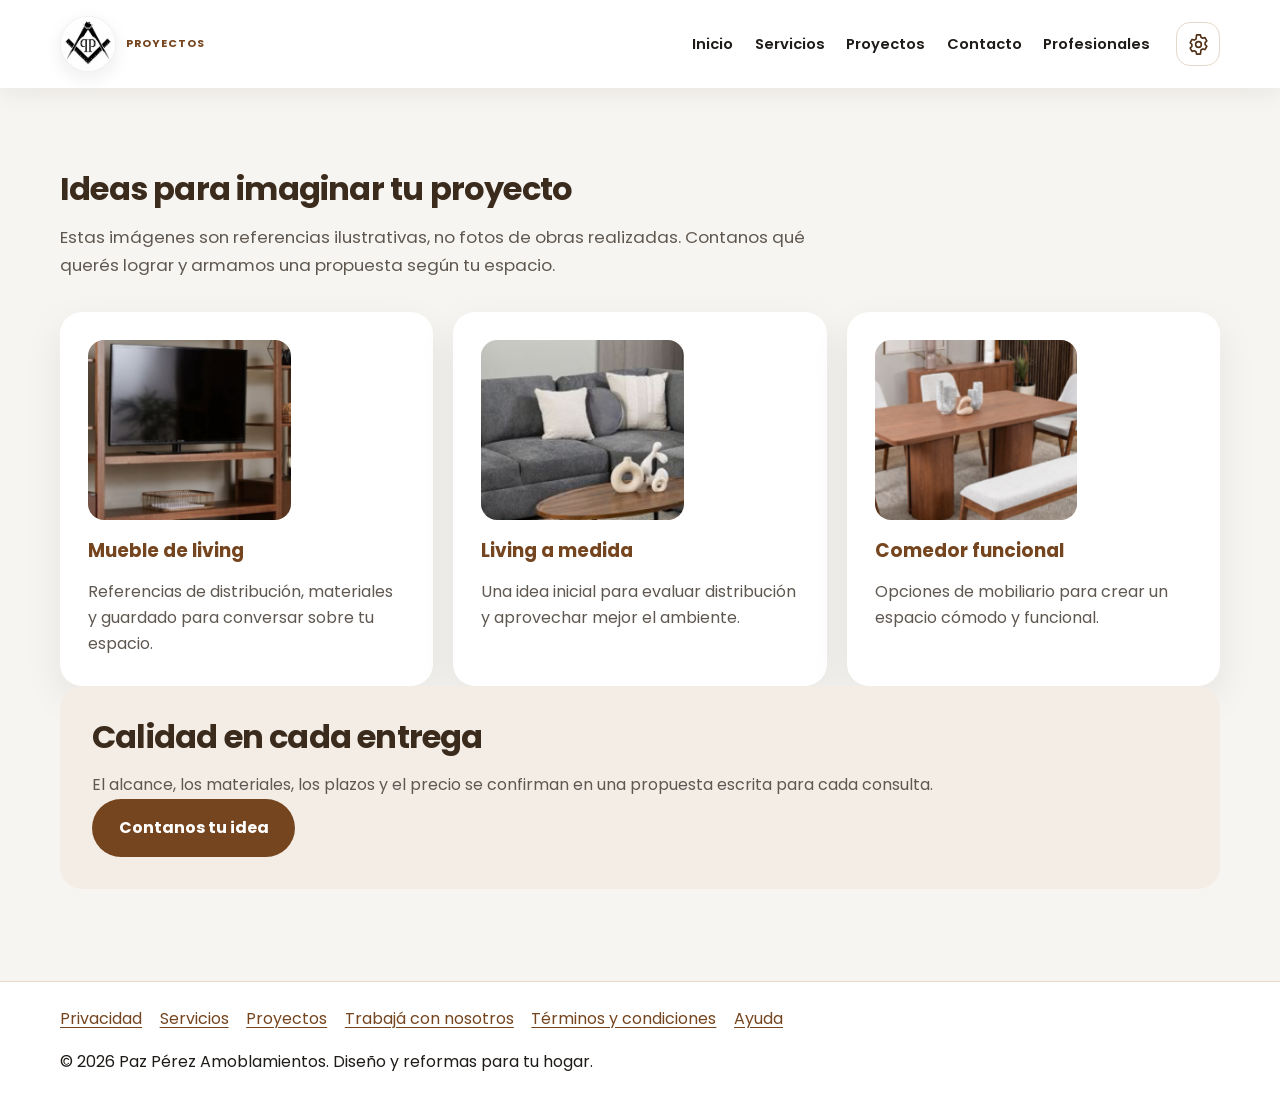
<file: pages/proyectos.html>
<!DOCTYPE html>
<html lang="es">
<head>
    <meta charset="UTF-8">
    <meta name="viewport" content="width=device-width, initial-scale=1.0"><script>(function(){try{if(localStorage.getItem('pp-theme')==='dark')document.documentElement.dataset.theme='dark'}catch(e){}})();</script>
    <title>Proyectos | Paz Pérez</title>
    <meta name="description" content="Ideas de referencia para reformas y muebles a medida de Paz Pérez Amoblamientos.">
    <link rel="preconnect" href="https://fonts.googleapis.com">
    <link rel="preconnect" href="https://fonts.gstatic.com" crossorigin>
    <link href="https://fonts.googleapis.com/css2?family=Merriweather:ital,opsz,wght@0,18..144,300..900;1,18..144,300..900&family=Poppins:wght@400;500;600;700&display=swap" rel="stylesheet">
    <link rel="icon" href="../img/LOGO.png" type="image/png">
    <link rel="stylesheet" href="../CSS/style.css">
</head>
<body>
    <header class="site-header" aria-label="Navegación principal">
        <div class="container header-inner">
            <div class="branding">
                <a class="site-logo-link" href="../index.html" aria-label="Ir al inicio"><img class="site-logo" src="../img/LOGO.png" alt="Logo de Paz Pérez" width="56" height="56" loading="eager" decoding="async"></a>
                <p class="eyebrow">Proyectos</p>
            </div>
            <button class="nav-toggle" aria-expanded="false" aria-controls="mobileNav">
                <span class="sr-only">Abrir menú</span>
                <svg viewBox="0 0 24 24" fill="none" stroke="currentColor" stroke-width="2" stroke-linecap="round" stroke-linejoin="round" aria-hidden="true">
                    <path d="M4 7h16M4 12h16M4 17h16"></path>
                </svg>
            </button>
            <nav class="main-nav" aria-label="Navegación principal">
                <ul>
                    <li><a href="../index.html">Inicio</a></li>
                    <li><a href="./servicios.html">Servicios</a></li>
                    <li><a href="./proyectos.html">Proyectos</a></li>
                    <li><a href="./contactos.html">Contacto</a></li>
                    <li><a href="./profesionales.html">Profesionales</a></li>
                </ul>
            </nav>
        <button class="settings-trigger" type="button" aria-label="Abrir configuración" aria-controls="siteSettings" aria-expanded="false"><svg viewBox="0 0 24 24" fill="none" stroke="currentColor" stroke-width="1.7" stroke-linecap="round" stroke-linejoin="round" aria-hidden="true"><path d="M10 2h4l.6 2.4 1.8 1.1 2.3-.7 2 3.5-1.8 1.7v2.1l1.8 1.7-2 3.5-2.3-.7-1.8 1.1L14 22h-4l-.6-2.4-1.8-1.1-2.3.7-2-3.5 1.8-1.7v-2.1l-1.8-1.7 2-3.5 2.3.7 1.8-1.1L10 2Z"/><circle cx="12" cy="12" r="3"/></svg><span class="sr-only">Abrir configuración</span></button></div>
        <nav id="mobileNav" class="mobile-nav" aria-label="Navegación móvil">
            <ul>
                <li><a href="../index.html">Inicio</a></li>
                <li><a href="./servicios.html">Servicios</a></li>
                <li><a href="./proyectos.html">Proyectos</a></li>
                <li><a href="./contactos.html">Contacto</a></li>
                <li><a href="./profesionales.html">Profesionales</a></li>
            </ul>
        </nav>
    </header>
<div class="settings-backdrop" data-settings-close aria-hidden="true"></div>
<aside class="settings-panel" id="siteSettings" role="dialog" aria-modal="true" aria-hidden="true" aria-labelledby="settingsTitle" tabindex="-1">
  <div class="settings-panel-header"><div><p class="eyebrow">Preferencias del sitio</p><h2 id="settingsTitle">Configuración</h2></div><button class="settings-close" type="button" aria-label="Cerrar configuración"><svg viewBox="0 0 24 24" fill="none" stroke="currentColor" stroke-width="2" aria-hidden="true"><path d="m6 6 12 12M18 6 6 18"/></svg></button></div>
  <div class="settings-panel-body">
    <section class="settings-card" aria-labelledby="theme-heading"><div class="settings-icon" aria-hidden="true">◐</div><div class="settings-copy"><h3 id="theme-heading">Tema</h3><p>Cambiá entre la apariencia clara y la oscura.</p></div><label class="settings-control" for="theme-select"><span class="sr-only">Tema del sitio</span><select id="theme-select" name="theme"><option value="light">Claro</option><option value="dark">Oscuro</option></select></label></section>
    <section class="settings-card" aria-labelledby="language-heading"><div class="settings-icon" aria-hidden="true">文</div><div class="settings-copy"><h3 id="language-heading">Idioma</h3><p>Seleccioná el idioma de los textos del sitio.</p></div><label class="settings-control" for="language-select"><span class="sr-only">Idioma del sitio</span><select id="language-select" name="language"><option value="es">Español</option><option value="en">English</option></select></label></section>
    <section class="settings-card" aria-labelledby="text-size-heading"><div class="settings-icon" aria-hidden="true">Aa</div><div class="settings-copy"><h3 id="text-size-heading">Lectura</h3><p>Ajustá el tamaño del texto para leer con más comodidad.</p></div><label class="settings-control" for="text-size-select"><span class="sr-only">Tamaño del texto</span><select id="text-size-select" name="text-size"><option value="normal">Estándar</option><option value="large">Texto grande</option></select></label></section>
    <section class="settings-card" aria-labelledby="motion-heading"><div class="settings-icon" aria-hidden="true">◌</div><div class="settings-copy"><h3 id="motion-heading">Movimiento</h3><p>Reducí las animaciones y transiciones del sitio.</p></div><label class="settings-control settings-switch" for="motion-toggle"><span>Reducir animaciones</span><input id="motion-toggle" name="reduce-motion" type="checkbox"></label></section>
    <p id="settings-status" class="settings-status" role="status" aria-live="polite"></p>
  </div>
</aside>

    <main class="container page-content">
        <section class="page-intro reveal">
            <h2 class="section-title">Ideas para imaginar tu proyecto</h2>
            <p>Estas imágenes son referencias ilustrativas, no fotos de obras realizadas. Contanos qué querés lograr y armamos una propuesta según tu espacio.</p>
        </section>

        <section class="project-grid reveal">
            <article class="project-card">
                <img src="../img/image1-clean.png" alt="Estantería de living con televisor, imagen de referencia">
                <h3>Mueble de living</h3>
                <p>Referencias de distribución, materiales y guardado para conversar sobre tu espacio.</p>
            </article>
            <article class="project-card">
                <img src="../img/image2-clean.png" alt="Living con sofá y mesa baja, imagen de referencia">
                <h3>Living a medida</h3>
                <p>Una idea inicial para evaluar distribución y aprovechar mejor el ambiente.</p>
            </article>
            <article class="project-card">
                <img src="../img/image3-clean.png" alt="Comedor con mesa y bancos de madera, imagen de referencia">
                <h3>Comedor funcional</h3>
                <p>Opciones de mobiliario para crear un espacio cómodo y funcional.</p>
            </article>
        </section>

        <section class="info-section reveal">
            <h2>Calidad en cada entrega</h2>
            <p>El alcance, los materiales, los plazos y el precio se confirman en una propuesta escrita para cada consulta.</p>
            <a href="./contactos.html" class="button primary">Contanos tu idea</a>
        </section>
    </main>

    <footer class="site-footer">
        <div class="container footer-inner">
            <div class="footer-links">
                <a href="./privacidad.html">Privacidad</a>
                <a href="./servicios.html">Servicios</a>
                <a href="./proyectos.html">Proyectos</a>
                <a href="./trabaja.html">Trabajá con nosotros</a>
                <a href="./terminos.html">Términos y condiciones</a>
                <a href="./ayuda.html">Ayuda</a>
            
                </div>
            <p>© 2026 Paz Pérez Amoblamientos. Diseño y reformas para tu hogar.</p>
        </div>
    </footer>
    <script src="../script.js"></script>
</body>
</html>
</file>
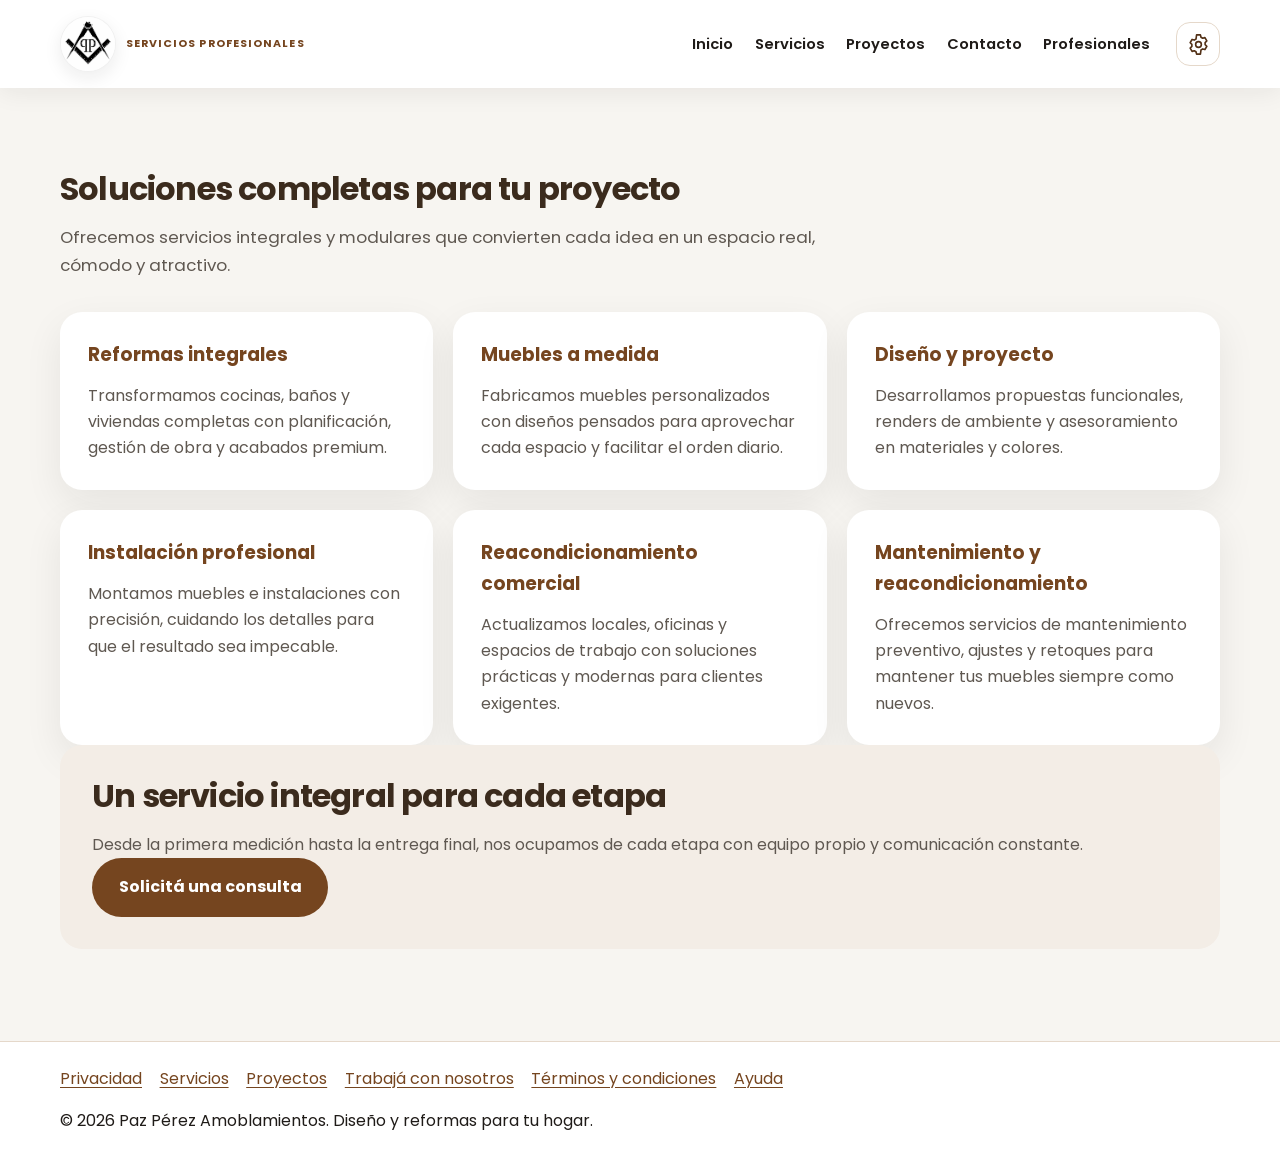
<file: pages/servicios.html>
<!DOCTYPE html>
<html lang="es">
<head>
    <meta charset="UTF-8">
    <meta name="viewport" content="width=device-width, initial-scale=1.0"><script>(function(){try{if(localStorage.getItem('pp-theme')==='dark')document.documentElement.dataset.theme='dark'}catch(e){}})();</script>
    <title>Servicios | Paz Pérez</title>
    <meta name="description" content="Descubrí los servicios profesionales de Paz Pérez Amoblamientos para reformas integrales, muebles a medida y mantenimiento.">
    <link rel="preconnect" href="https://fonts.googleapis.com">
    <link rel="preconnect" href="https://fonts.gstatic.com" crossorigin>
    <link href="https://fonts.googleapis.com/css2?family=Merriweather:ital,opsz,wght@0,18..144,300..900;1,18..144,300..900&family=Poppins:wght@400;500;600;700&display=swap" rel="stylesheet">
    <link rel="icon" href="../img/LOGO.png" type="image/png">
    <link rel="stylesheet" href="../CSS/style.css">
</head>
<body>
    <header class="site-header" aria-label="Navegación principal">
        <div class="container header-inner">
            <div class="branding">
                <a class="site-logo-link" href="../index.html" aria-label="Ir al inicio"><img class="site-logo" src="../img/LOGO.png" alt="Logo de Paz Pérez" width="56" height="56" loading="eager" decoding="async"></a>
                <p class="eyebrow">Servicios profesionales</p>
            </div>
            <button class="nav-toggle" aria-expanded="false" aria-controls="mobileNav">
                <span class="sr-only">Abrir menú</span>
                <svg viewBox="0 0 24 24" fill="none" stroke="currentColor" stroke-width="2" stroke-linecap="round" stroke-linejoin="round" aria-hidden="true">
                    <path d="M4 7h16M4 12h16M4 17h16"></path>
                </svg>
            </button>
            <nav class="main-nav" aria-label="Navegación principal">
                <ul>
                    <li><a href="../index.html">Inicio</a></li>
                    <li><a href="./servicios.html">Servicios</a></li>
                    <li><a href="./proyectos.html">Proyectos</a></li>
                    <li><a href="./contactos.html">Contacto</a></li>
                    <li><a href="./profesionales.html">Profesionales</a></li>
                </ul>
            </nav>
        <button class="settings-trigger" type="button" aria-label="Abrir configuración" aria-controls="siteSettings" aria-expanded="false"><svg viewBox="0 0 24 24" fill="none" stroke="currentColor" stroke-width="1.7" stroke-linecap="round" stroke-linejoin="round" aria-hidden="true"><path d="M10 2h4l.6 2.4 1.8 1.1 2.3-.7 2 3.5-1.8 1.7v2.1l1.8 1.7-2 3.5-2.3-.7-1.8 1.1L14 22h-4l-.6-2.4-1.8-1.1-2.3.7-2-3.5 1.8-1.7v-2.1l-1.8-1.7 2-3.5 2.3.7 1.8-1.1L10 2Z"/><circle cx="12" cy="12" r="3"/></svg><span class="sr-only">Abrir configuración</span></button></div>
        <nav id="mobileNav" class="mobile-nav" aria-label="Navegación móvil">
            <ul>
                <li><a href="../index.html">Inicio</a></li>
                <li><a href="./servicios.html">Servicios</a></li>
                <li><a href="./proyectos.html">Proyectos</a></li>
                <li><a href="./contactos.html">Contacto</a></li>
                <li><a href="./profesionales.html">Profesionales</a></li>
            </ul>
        </nav>
    </header>
<div class="settings-backdrop" data-settings-close aria-hidden="true"></div>
<aside class="settings-panel" id="siteSettings" role="dialog" aria-modal="true" aria-hidden="true" aria-labelledby="settingsTitle" tabindex="-1">
  <div class="settings-panel-header"><div><p class="eyebrow">Preferencias del sitio</p><h2 id="settingsTitle">Configuración</h2></div><button class="settings-close" type="button" aria-label="Cerrar configuración"><svg viewBox="0 0 24 24" fill="none" stroke="currentColor" stroke-width="2" aria-hidden="true"><path d="m6 6 12 12M18 6 6 18"/></svg></button></div>
  <div class="settings-panel-body">
    <section class="settings-card" aria-labelledby="theme-heading"><div class="settings-icon" aria-hidden="true">◐</div><div class="settings-copy"><h3 id="theme-heading">Tema</h3><p>Cambiá entre la apariencia clara y la oscura.</p></div><label class="settings-control" for="theme-select"><span class="sr-only">Tema del sitio</span><select id="theme-select" name="theme"><option value="light">Claro</option><option value="dark">Oscuro</option></select></label></section>
    <section class="settings-card" aria-labelledby="language-heading"><div class="settings-icon" aria-hidden="true">文</div><div class="settings-copy"><h3 id="language-heading">Idioma</h3><p>Seleccioná el idioma de los textos del sitio.</p></div><label class="settings-control" for="language-select"><span class="sr-only">Idioma del sitio</span><select id="language-select" name="language"><option value="es">Español</option><option value="en">English</option></select></label></section>
    <section class="settings-card" aria-labelledby="text-size-heading"><div class="settings-icon" aria-hidden="true">Aa</div><div class="settings-copy"><h3 id="text-size-heading">Lectura</h3><p>Ajustá el tamaño del texto para leer con más comodidad.</p></div><label class="settings-control" for="text-size-select"><span class="sr-only">Tamaño del texto</span><select id="text-size-select" name="text-size"><option value="normal">Estándar</option><option value="large">Texto grande</option></select></label></section>
    <section class="settings-card" aria-labelledby="motion-heading"><div class="settings-icon" aria-hidden="true">◌</div><div class="settings-copy"><h3 id="motion-heading">Movimiento</h3><p>Reducí las animaciones y transiciones del sitio.</p></div><label class="settings-control settings-switch" for="motion-toggle"><span>Reducir animaciones</span><input id="motion-toggle" name="reduce-motion" type="checkbox"></label></section>
    <p id="settings-status" class="settings-status" role="status" aria-live="polite"></p>
  </div>
</aside>

    <main class="container page-content">
        <section class="page-intro reveal">
            <h2 class="section-title">Soluciones completas para tu proyecto</h2>
            <p>Ofrecemos servicios integrales y modulares que convierten cada idea en un espacio real, cómodo y atractivo.</p>
        </section>

        <section class="service-grid reveal">
            <article class="service-card">
                <h3>Reformas integrales</h3>
                <p>Transformamos cocinas, baños y viviendas completas con planificación, gestión de obra y acabados premium.</p>
            </article>
            <article class="service-card">
                <h3>Muebles a medida</h3>
                <p>Fabricamos muebles personalizados con diseños pensados para aprovechar cada espacio y facilitar el orden diario.</p>
            </article>
            <article class="service-card">
                <h3>Diseño y proyecto</h3>
                <p>Desarrollamos propuestas funcionales, renders de ambiente y asesoramiento en materiales y colores.</p>
            </article>
            <article class="service-card">
                <h3>Instalación profesional</h3>
                <p>Montamos muebles e instalaciones con precisión, cuidando los detalles para que el resultado sea impecable.</p>
            </article>
            <article class="service-card">
                <h3>Reacondicionamiento comercial</h3>
                <p>Actualizamos locales, oficinas y espacios de trabajo con soluciones prácticas y modernas para clientes exigentes.</p>
            </article>
            <article class="service-card">
                <h3>Mantenimiento y reacondicionamiento</h3>
                <p>Ofrecemos servicios de mantenimiento preventivo, ajustes y retoques para mantener tus muebles siempre como nuevos.</p>
            </article>
        </section>

        <section class="info-section reveal">
            <h2>Un servicio integral para cada etapa</h2>
            <p>Desde la primera medición hasta la entrega final, nos ocupamos de cada etapa con equipo propio y comunicación constante.</p>
            <a href="./contactos.html" class="button primary">Solicitá una consulta</a>
        </section>
    </main>

    <footer class="site-footer">
        <div class="container footer-inner">
            <div class="footer-links">
                <a href="./privacidad.html">Privacidad</a>
                <a href="./servicios.html">Servicios</a>
                <a href="./proyectos.html">Proyectos</a>
                <a href="./trabaja.html">Trabajá con nosotros</a>
                <a href="./terminos.html">Términos y condiciones</a>
                <a href="./ayuda.html">Ayuda</a>
            
                </div>
            <p>© 2026 Paz Pérez Amoblamientos. Diseño y reformas para tu hogar.</p>
        </div>
    </footer>
    <script src="../script.js"></script>
</body>
</html>
</file>
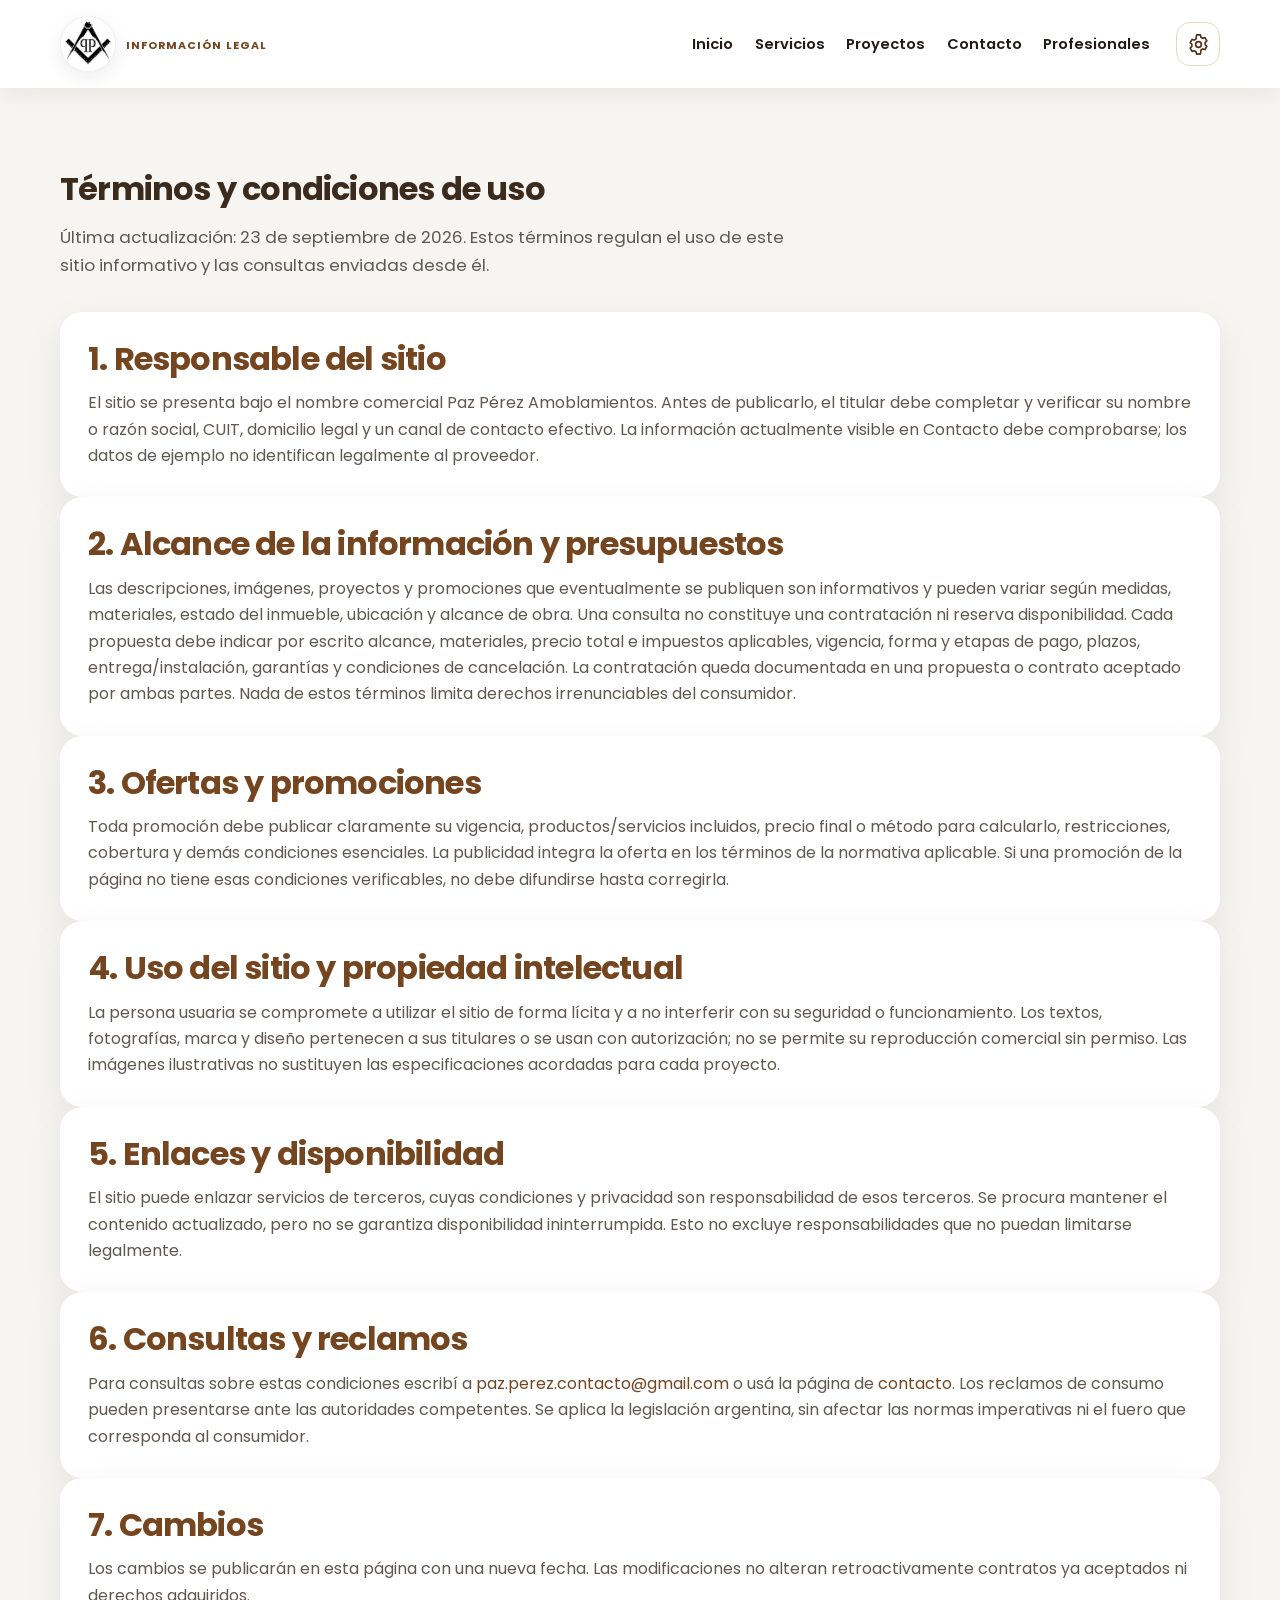
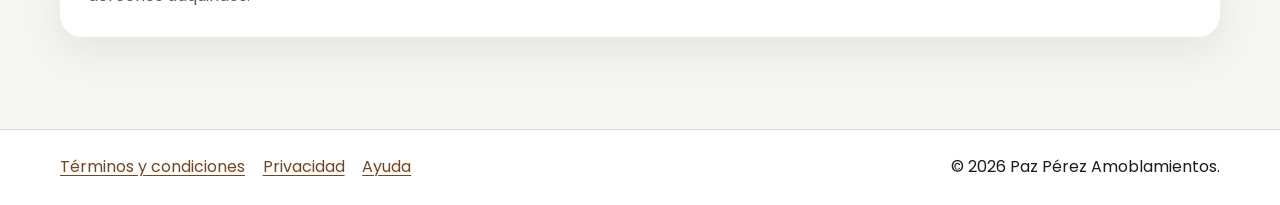
<file: pages/terminos.html>
<!DOCTYPE html>
<html lang="es">
<head>
  <meta charset="UTF-8"><meta name="viewport" content="width=device-width, initial-scale=1.0"><script>(function(){try{if(localStorage.getItem('pp-theme')==='dark')document.documentElement.dataset.theme='dark'}catch(e){}})();</script>
  <title>Términos y condiciones | Paz Pérez Amoblamientos</title>
  <meta name="description" content="Condiciones de uso del sitio y consultas comerciales de Paz Pérez Amoblamientos.">
  <link rel="preconnect" href="https://fonts.googleapis.com"><link rel="preconnect" href="https://fonts.gstatic.com" crossorigin>
  <link href="https://fonts.googleapis.com/css2?family=Merriweather:ital,opsz,wght@0,18..144,300..900;1,18..144,300..900&family=Poppins:wght@400;500;600;700&display=swap" rel="stylesheet">
  <link rel="icon" href="../img/LOGO.png" type="image/png"><link rel="stylesheet" href="../CSS/style.css">
</head>
<body>
<header class="site-header"><div class="container header-inner"><div class="branding"><a class="site-logo-link" href="../index.html" aria-label="Ir al inicio"><img class="site-logo" src="../img/LOGO.png" alt="Logo de Paz Pérez" width="56" height="56"></a><div><p class="eyebrow">Información legal</p></div></div><button class="nav-toggle" aria-expanded="false" aria-controls="mobileNav"><span class="sr-only">Abrir menú</span><svg viewBox="0 0 24 24" fill="none" stroke="currentColor" stroke-width="2" aria-hidden="true"><path d="M4 7h16M4 12h16M4 17h16"/></svg></button><nav class="main-nav" aria-label="Navegación principal"><ul><li><a href="../index.html">Inicio</a></li><li><a href="./servicios.html">Servicios</a></li><li><a href="./proyectos.html">Proyectos</a></li><li><a href="./contactos.html">Contacto</a></li><li><a href="./profesionales.html">Profesionales</a></li></ul></nav><button class="settings-trigger" type="button" aria-label="Abrir configuración" aria-controls="siteSettings" aria-expanded="false"><svg viewBox="0 0 24 24" fill="none" stroke="currentColor" stroke-width="1.7" stroke-linecap="round" stroke-linejoin="round" aria-hidden="true"><path d="M10 2h4l.6 2.4 1.8 1.1 2.3-.7 2 3.5-1.8 1.7v2.1l1.8 1.7-2 3.5-2.3-.7-1.8 1.1L14 22h-4l-.6-2.4-1.8-1.1-2.3.7-2-3.5 1.8-1.7v-2.1l-1.8-1.7 2-3.5 2.3.7 1.8-1.1L10 2Z"/><circle cx="12" cy="12" r="3"/></svg><span class="sr-only">Abrir configuración</span></button></div><nav id="mobileNav" class="mobile-nav" aria-label="Navegación móvil"><ul><li><a href="../index.html">Inicio</a></li><li><a href="./servicios.html">Servicios</a></li><li><a href="./proyectos.html">Proyectos</a></li><li><a href="./contactos.html">Contacto</a></li><li><a href="./profesionales.html">Profesionales</a></li></ul></nav></header>
<div class="settings-backdrop" data-settings-close aria-hidden="true"></div>
<aside class="settings-panel" id="siteSettings" role="dialog" aria-modal="true" aria-hidden="true" aria-labelledby="settingsTitle" tabindex="-1">
  <div class="settings-panel-header"><div><p class="eyebrow">Preferencias del sitio</p><h2 id="settingsTitle">Configuración</h2></div><button class="settings-close" type="button" aria-label="Cerrar configuración"><svg viewBox="0 0 24 24" fill="none" stroke="currentColor" stroke-width="2" aria-hidden="true"><path d="m6 6 12 12M18 6 6 18"/></svg></button></div>
  <div class="settings-panel-body">
    <section class="settings-card" aria-labelledby="theme-heading"><div class="settings-icon" aria-hidden="true">◐</div><div class="settings-copy"><h3 id="theme-heading">Tema</h3><p>Cambiá entre la apariencia clara y la oscura.</p></div><label class="settings-control" for="theme-select"><span class="sr-only">Tema del sitio</span><select id="theme-select" name="theme"><option value="light">Claro</option><option value="dark">Oscuro</option></select></label></section>
    <section class="settings-card" aria-labelledby="language-heading"><div class="settings-icon" aria-hidden="true">文</div><div class="settings-copy"><h3 id="language-heading">Idioma</h3><p>Seleccioná el idioma de los textos del sitio.</p></div><label class="settings-control" for="language-select"><span class="sr-only">Idioma del sitio</span><select id="language-select" name="language"><option value="es">Español</option><option value="en">English</option></select></label></section>
    <section class="settings-card" aria-labelledby="text-size-heading"><div class="settings-icon" aria-hidden="true">Aa</div><div class="settings-copy"><h3 id="text-size-heading">Lectura</h3><p>Ajustá el tamaño del texto para leer con más comodidad.</p></div><label class="settings-control" for="text-size-select"><span class="sr-only">Tamaño del texto</span><select id="text-size-select" name="text-size"><option value="normal">Estándar</option><option value="large">Texto grande</option></select></label></section>
    <section class="settings-card" aria-labelledby="motion-heading"><div class="settings-icon" aria-hidden="true">◌</div><div class="settings-copy"><h3 id="motion-heading">Movimiento</h3><p>Reducí las animaciones y transiciones del sitio.</p></div><label class="settings-control settings-switch" for="motion-toggle"><span>Reducir animaciones</span><input id="motion-toggle" name="reduce-motion" type="checkbox"></label></section>
    <p id="settings-status" class="settings-status" role="status" aria-live="polite"></p>
  </div>
</aside>
<main class="container page-content">
<section class="page-intro"><h2 class="section-title">Términos y condiciones de uso</h2><p>Última actualización: 23 de septiembre de 2026. Estos términos regulan el uso de este sitio informativo y las consultas enviadas desde él.</p></section>
<section class="process-card"><h2>1. Responsable del sitio</h2><p>El sitio se presenta bajo el nombre comercial Paz Pérez Amoblamientos. Antes de publicarlo, el titular debe completar y verificar su nombre o razón social, CUIT, domicilio legal y un canal de contacto efectivo. La información actualmente visible en Contacto debe comprobarse; los datos de ejemplo no identifican legalmente al proveedor.</p></section>
<section class="process-card"><h2>2. Alcance de la información y presupuestos</h2><p>Las descripciones, imágenes, proyectos y promociones que eventualmente se publiquen son informativos y pueden variar según medidas, materiales, estado del inmueble, ubicación y alcance de obra. Una consulta no constituye una contratación ni reserva disponibilidad. Cada propuesta debe indicar por escrito alcance, materiales, precio total e impuestos aplicables, vigencia, forma y etapas de pago, plazos, entrega/instalación, garantías y condiciones de cancelación. La contratación queda documentada en una propuesta o contrato aceptado por ambas partes. Nada de estos términos limita derechos irrenunciables del consumidor.</p></section>
<section class="process-card"><h2>3. Ofertas y promociones</h2><p>Toda promoción debe publicar claramente su vigencia, productos/servicios incluidos, precio final o método para calcularlo, restricciones, cobertura y demás condiciones esenciales. La publicidad integra la oferta en los términos de la normativa aplicable. Si una promoción de la página no tiene esas condiciones verificables, no debe difundirse hasta corregirla.</p></section>
<section class="process-card"><h2>4. Uso del sitio y propiedad intelectual</h2><p>La persona usuaria se compromete a utilizar el sitio de forma lícita y a no interferir con su seguridad o funcionamiento. Los textos, fotografías, marca y diseño pertenecen a sus titulares o se usan con autorización; no se permite su reproducción comercial sin permiso. Las imágenes ilustrativas no sustituyen las especificaciones acordadas para cada proyecto.</p></section>
<section class="process-card"><h2>5. Enlaces y disponibilidad</h2><p>El sitio puede enlazar servicios de terceros, cuyas condiciones y privacidad son responsabilidad de esos terceros. Se procura mantener el contenido actualizado, pero no se garantiza disponibilidad ininterrumpida. Esto no excluye responsabilidades que no puedan limitarse legalmente.</p></section>
<section class="process-card"><h2>6. Consultas y reclamos</h2><p>Para consultas sobre estas condiciones escribí a <a href="https://mail.google.com/mail/?view=cm&amp;fs=1&amp;to=paz.perez.contacto@gmail.com" target="_blank" rel="noopener noreferrer">paz.perez.contacto@gmail.com</a> o usá la página de <a href="./contactos.html">contacto</a>. Los reclamos de consumo pueden presentarse ante las autoridades competentes. Se aplica la legislación argentina, sin afectar las normas imperativas ni el fuero que corresponda al consumidor.</p></section>
<section class="process-card"><h2>7. Cambios</h2><p>Los cambios se publicarán en esta página con una nueva fecha. Las modificaciones no alteran retroactivamente contratos ya aceptados ni derechos adquiridos.</p></section>
</main><footer class="site-footer"><div class="container footer-inner"><div class="footer-links"><a href="./terminos.html">Términos y condiciones</a><a href="./privacidad.html">Privacidad</a><a href="./ayuda.html">Ayuda</a></div><p>© 2026 Paz Pérez Amoblamientos.</p></div></footer><script src="../script.js"></script></body></html>
</file>
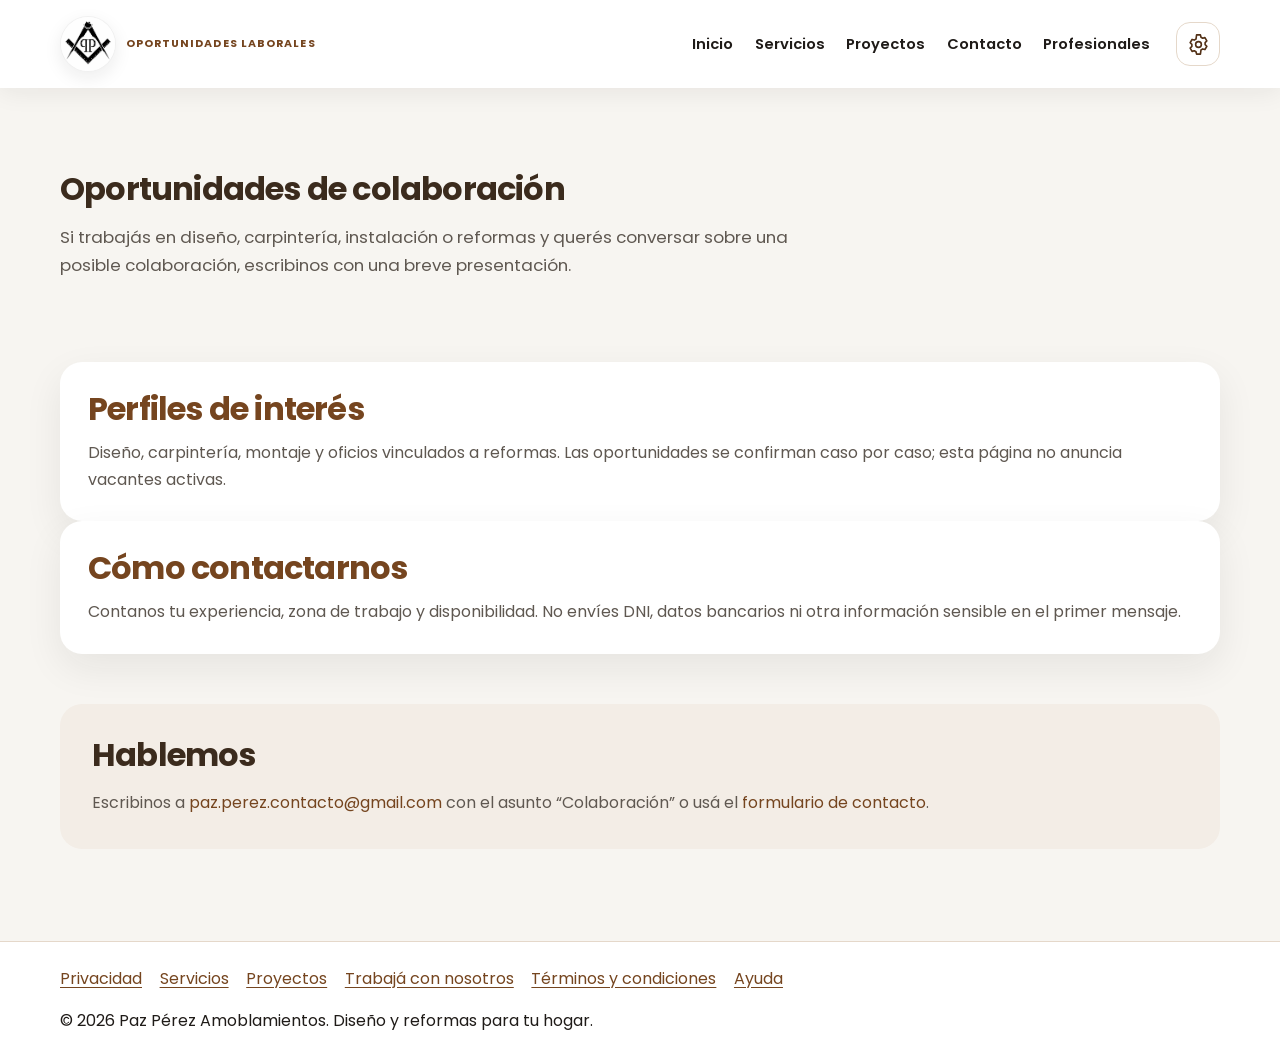
<file: pages/trabaja.html>
<!DOCTYPE html>
<html lang="es">
<head>
    <meta charset="UTF-8">
    <meta name="viewport" content="width=device-width, initial-scale=1.0"><script>(function(){try{if(localStorage.getItem('pp-theme')==='dark')document.documentElement.dataset.theme='dark'}catch(e){}})();</script>
    <title>Trabajá con nosotros | Paz Pérez</title>
    <meta name="description" content="Contactá a Paz Pérez Amoblamientos por oportunidades de colaboración.">
    <link rel="preconnect" href="https://fonts.googleapis.com">
    <link rel="preconnect" href="https://fonts.gstatic.com" crossorigin>
    <link href="https://fonts.googleapis.com/css2?family=Merriweather:ital,opsz,wght@0,18..144,300..900;1,18..144,300..900&family=Poppins:wght@400;500;600;700&display=swap" rel="stylesheet">
    <link rel="icon" href="../img/LOGO.png" type="image/png">
    <link rel="stylesheet" href="../CSS/style.css">
</head>
<body>
    <header class="site-header" aria-label="Navegación principal">
        <div class="container header-inner">
            <div class="branding">
                <a class="site-logo-link" href="../index.html" aria-label="Ir al inicio"><img class="site-logo" src="../img/LOGO.png" alt="Logo de Paz Pérez" width="56" height="56" loading="eager" decoding="async"></a>
                <p class="eyebrow">Oportunidades laborales</p>
            </div>
            <button class="nav-toggle" aria-expanded="false" aria-controls="mobileNav">
                <span class="sr-only">Abrir menú</span>
                <svg viewBox="0 0 24 24" fill="none" stroke="currentColor" stroke-width="2" stroke-linecap="round" stroke-linejoin="round" aria-hidden="true">
                    <path d="M4 7h16M4 12h16M4 17h16"></path>
                </svg>
            </button>
            <nav class="main-nav" aria-label="Navegación principal">
                <ul>
                    <li><a href="../index.html">Inicio</a></li>
                    <li><a href="./servicios.html">Servicios</a></li>
                    <li><a href="./proyectos.html">Proyectos</a></li>
                    <li><a href="./contactos.html">Contacto</a></li>
                    <li><a href="./profesionales.html">Profesionales</a></li>
                </ul>
            </nav>
        <button class="settings-trigger" type="button" aria-label="Abrir configuración" aria-controls="siteSettings" aria-expanded="false"><svg viewBox="0 0 24 24" fill="none" stroke="currentColor" stroke-width="1.7" stroke-linecap="round" stroke-linejoin="round" aria-hidden="true"><path d="M10 2h4l.6 2.4 1.8 1.1 2.3-.7 2 3.5-1.8 1.7v2.1l1.8 1.7-2 3.5-2.3-.7-1.8 1.1L14 22h-4l-.6-2.4-1.8-1.1-2.3.7-2-3.5 1.8-1.7v-2.1l-1.8-1.7 2-3.5 2.3.7 1.8-1.1L10 2Z"/><circle cx="12" cy="12" r="3"/></svg><span class="sr-only">Abrir configuración</span></button></div>
        <nav id="mobileNav" class="mobile-nav" aria-label="Navegación móvil">
            <ul>
                <li><a href="../index.html">Inicio</a></li>
                <li><a href="./servicios.html">Servicios</a></li>
                <li><a href="./proyectos.html">Proyectos</a></li>
                <li><a href="./contactos.html">Contacto</a></li>
                <li><a href="./profesionales.html">Profesionales</a></li>
            </ul>
        </nav>
    </header>
<div class="settings-backdrop" data-settings-close aria-hidden="true"></div>
<aside class="settings-panel" id="siteSettings" role="dialog" aria-modal="true" aria-hidden="true" aria-labelledby="settingsTitle" tabindex="-1">
  <div class="settings-panel-header"><div><p class="eyebrow">Preferencias del sitio</p><h2 id="settingsTitle">Configuración</h2></div><button class="settings-close" type="button" aria-label="Cerrar configuración"><svg viewBox="0 0 24 24" fill="none" stroke="currentColor" stroke-width="2" aria-hidden="true"><path d="m6 6 12 12M18 6 6 18"/></svg></button></div>
  <div class="settings-panel-body">
    <section class="settings-card" aria-labelledby="theme-heading"><div class="settings-icon" aria-hidden="true">◐</div><div class="settings-copy"><h3 id="theme-heading">Tema</h3><p>Cambiá entre la apariencia clara y la oscura.</p></div><label class="settings-control" for="theme-select"><span class="sr-only">Tema del sitio</span><select id="theme-select" name="theme"><option value="light">Claro</option><option value="dark">Oscuro</option></select></label></section>
    <section class="settings-card" aria-labelledby="language-heading"><div class="settings-icon" aria-hidden="true">文</div><div class="settings-copy"><h3 id="language-heading">Idioma</h3><p>Seleccioná el idioma de los textos del sitio.</p></div><label class="settings-control" for="language-select"><span class="sr-only">Idioma del sitio</span><select id="language-select" name="language"><option value="es">Español</option><option value="en">English</option></select></label></section>
    <section class="settings-card" aria-labelledby="text-size-heading"><div class="settings-icon" aria-hidden="true">Aa</div><div class="settings-copy"><h3 id="text-size-heading">Lectura</h3><p>Ajustá el tamaño del texto para leer con más comodidad.</p></div><label class="settings-control" for="text-size-select"><span class="sr-only">Tamaño del texto</span><select id="text-size-select" name="text-size"><option value="normal">Estándar</option><option value="large">Texto grande</option></select></label></section>
    <section class="settings-card" aria-labelledby="motion-heading"><div class="settings-icon" aria-hidden="true">◌</div><div class="settings-copy"><h3 id="motion-heading">Movimiento</h3><p>Reducí las animaciones y transiciones del sitio.</p></div><label class="settings-control settings-switch" for="motion-toggle"><span>Reducir animaciones</span><input id="motion-toggle" name="reduce-motion" type="checkbox"></label></section>
    <p id="settings-status" class="settings-status" role="status" aria-live="polite"></p>
  </div>
</aside>

    <main class="container page-content">
        <section class="page-intro reveal">
            <h2 class="section-title">Oportunidades de colaboración</h2>
            <p>Si trabajás en diseño, carpintería, instalación o reformas y querés conversar sobre una posible colaboración, escribinos con una breve presentación.</p>
        </section>
        <section class="process-section reveal">
            <div class="process-card">
                <h2>Perfiles de interés</h2>
                <p>Diseño, carpintería, montaje y oficios vinculados a reformas. Las oportunidades se confirman caso por caso; esta página no anuncia vacantes activas.</p>
            </div>
            <div class="process-card">
                <h2>Cómo contactarnos</h2>
                <p>Contanos tu experiencia, zona de trabajo y disponibilidad. No envíes DNI, datos bancarios ni otra información sensible en el primer mensaje.</p>
            </div>
        </section>
        <section class="info-section reveal">
            <h2 class="section-title">Hablemos</h2>
            <p>Escribinos a <a href="https://mail.google.com/mail/?view=cm&amp;fs=1&amp;to=paz.perez.contacto@gmail.com" target="_blank" rel="noopener noreferrer">paz.perez.contacto@gmail.com</a> con el asunto “Colaboración” o usá el <a href="./contactos.html">formulario de contacto</a>.</p>
        </section>
    </main>
    <footer class="site-footer">
        <div class="container footer-inner">
            <div class="footer-links">
                <a href="./privacidad.html">Privacidad</a>
                <a href="./servicios.html">Servicios</a>
                <a href="./proyectos.html">Proyectos</a>
                <a href="./trabaja.html">Trabajá con nosotros</a>
                <a href="./terminos.html">Términos y condiciones</a>
                <a href="./ayuda.html">Ayuda</a>
            
                </div>
            <p>© 2026 Paz Pérez Amoblamientos. Diseño y reformas para tu hogar.</p>
        </div>
    </footer>
    <script src="../script.js"></script>
</body>
</html>
</file>
<file: CSS/style.css>
:root {
    --bg: #f4f1ed;
    --surface: #ffffff;
    --surface-alt: #fbf6f1;
    --text: #1f1b18;
    --muted: #5f5851;
    --accent: #824b20;
    --accent-dark: #5c3018;
    --border: #e4d3c3;
    --shadow: 0 24px 60px rgba(31, 26, 23, 0.1);
    --radius: 28px;
    --radius-sm: 18px;
    --max-width: 1160px;
    --transition: 0.28s ease;
}

/* Base styles */
* {
    box-sizing: border-box;
    margin: 0;
    padding: 0;
}

html {
    scroll-behavior: smooth;
}

body {
    font-family: 'Poppins', Arial, sans-serif;
    background-color: var(--bg);
    color: var(--text);
    line-height: 1.65;
}

img {
    max-width: 100%;
    display: block;
}

a {
    color: var(--accent);
    text-decoration: none;
}

a:hover,
a:focus-visible,
button:hover,
button:focus-visible {
    opacity: 0.92;
}

button {
    cursor: pointer;
}

.container {
    width: min(var(--max-width), calc(100% - 32px));
    margin: 0 auto;
}

/* Header */
.site-header {
    background: rgba(255, 255, 255, 0.96);
    backdrop-filter: blur(12px);
    box-shadow: 0 18px 50px rgba(31, 26, 23, 0.08);
    position: sticky;
    top: 0;
    z-index: 20;
}

.header-inner {
    display: flex;
    justify-content: space-between;
    align-items: center;
    gap: 1rem;
    padding: 18px 0;
}

.branding {
    display: flex;
    align-items: center;
    gap: 0.6rem;
}

.site-logo {
    width: 56px;
    height: 56px;
    display: inline-block;
    object-fit: cover;
    border-radius: 50%;
    flex-shrink: 0;
}

/* Mejora de visibilidad del logo en headers: fondo, borde y sombra */
.site-logo {
    background: #fff;
    border: 1px solid rgba(0,0,0,0.06);
    box-shadow: 0 6px 18px rgba(31,26,23,0.08);
}
.site-logo-link { display: inline-flex; flex: 0 0 auto; border-radius: 50%; line-height: 0; }

.branding .eyebrow {
    display: inline-block;
    color: var(--accent);
    font-size: 0.85rem;
    font-weight: 700;
    letter-spacing: 0.12em;
    text-transform: uppercase;
}

.branding h1 {
    font-family: 'Merriweather', serif;
    font-size: 1.8rem;
    font-weight: 700;
    letter-spacing: -0.04em;
}

.main-nav {
    display: flex;
    align-items: center;
    gap: 1rem;
}

.main-nav ul {
    display: flex;
    align-items: center;
    gap: 1rem;
    list-style: none;
    margin: 0;
    padding: 0;
}

.main-nav a {
    display: inline-flex;
    padding: 0.75rem 1rem;
    border-radius: 999px;
    font-weight: 600;
    color: var(--text);
    transition: background var(--transition), transform var(--transition);
}

.main-nav a:hover,
.main-nav a:focus-visible {
    background: rgba(130, 75, 32, 0.12);
    transform: translateY(-1px);
}

.nav-toggle {
    display: none;
    border: none;
    background: transparent;
    color: var(--text);
    padding: 0.75rem;
}

.nav-toggle svg {
    width: 30px;
    height: 30px;
}

.mobile-nav {
    display: none;
}

.mobile-nav.open {
    display: block;
    padding: 1rem 0 1.5rem;
}

.mobile-nav ul {
    display: flex;
    flex-direction: column;
    gap: 0.75rem;
    list-style: none;
}

.mobile-nav a {
    display: block;
    background: var(--surface);
    padding: 0.95rem 1.2rem;
    border-radius: 999px;
    box-shadow: 0 10px 35px rgba(31, 26, 23, 0.05);
}

/* Hero */
.hero {
    display: grid;
    grid-template-columns: minmax(0, 1.2fr) minmax(320px, 1fr);
    gap: 2.5rem;
    align-items: center;
    padding: 80px 0;
}

.hero-copy h2 {
    font-size: clamp(2.4rem, 4vw, 3.6rem);
    line-height: 1.04;
    margin: 1rem 0;
}

.hero-copy p {
    max-width: 620px;
    margin-bottom: 1.75rem;
    color: var(--muted);
}

.hero-actions {
    display: flex;
    flex-wrap: wrap;
    gap: 1rem;
}

.hero-image {
    position: relative;
    border-radius: 32px;
    overflow: hidden;
    box-shadow: 0 28px 70px rgba(31, 26, 23, 0.16);
    max-height: 620px;
}

.hero-image::before {
    content: '';
    position: absolute;
    inset: 0;
    background: linear-gradient(180deg, rgba(255,255,255,0.02), rgba(31,26,23,0.14));
    pointer-events: none;
}

.hero-image img {
    width: 100%;
    height: auto;
    object-fit: cover;
}

.stats-grid {
    grid-template-columns: repeat(auto-fit, minmax(200px, 1fr));
    margin-top: 2rem;
}

.stat-card {
    padding: 28px 22px;
    text-align: center;
}

.stat-card strong {
    display: block;
    font-size: 2rem;
    margin-bottom: 0.45rem;
}

.stat-card span {
    color: var(--muted);
}

/* Sections */
.section-title,
.services h2,
.promociones h2,
.about h2,
.testimonials h2,
.page-intro h2,
.process-card h2,
.info-section h2,
.blog-header h1,
.faq-section h2 {
    margin-bottom: 1rem;
    font-size: 2rem;
    color: #3b2b1d;
}

.section-title {
    font-size: clamp(1.75rem, 2.5vw, 2.5rem);
}

.services,
.promociones,
.about,
.testimonials,
.page-content,
.process-section,
.info-section,
.stats,
.projects,
.expertise,
.blog-section,
.faq-section {
    padding: 50px 0;
}

.service-grid,
.promociones-grid,
.testimonial-grid,
.team-grid,
.contact-grid,
.stats-grid,
.project-grid,
.expertise-grid,
.blog-grid {
    display: grid;
    gap: 1.25rem;
}

.service-grid,
.project-grid,
.promociones-grid,
.blog-grid {
    grid-template-columns: repeat(auto-fit, minmax(240px, 1fr));
}

.testimonial-grid,
.team-grid,
.expertise-grid {
    grid-template-columns: repeat(auto-fit, minmax(260px, 1fr));
}

.service-card,
.card,
.team-card,
.contact-card,
.testimonial,
.process-card,
.stat-card,
.project-card,
.feature,
.blog-card {
    background: var(--surface);
    border-radius: var(--radius);
    padding: 28px;
    box-shadow: var(--shadow);
    transition: transform var(--transition), box-shadow var(--transition);
}

.service-card:hover,
.card:hover,
.team-card:hover,
.contact-card:hover,
.project-card:hover,
.blog-card:hover {
    transform: translateY(-4px);
}

.service-card h3,
.card h3,
.team-card h3,
.contact-card h2,
.process-card h2,
.project-card h3,
.feature strong,
.blog-card h3 {
    margin-bottom: 0.75rem;
    color: var(--accent);
}

.card img,
.project-card img,
.blog-card img {
    border-radius: 16px;
    margin-bottom: 1rem;
    height: 180px;
    object-fit: cover;
}

.card p,
.service-card p,
.team-card p,
.testimonial p,
.about-copy p,
.page-intro p,
.process-card li,
.process-card ul,
.info-section p,
.stat-card span,
.contact-card address,
.form-note,
.blog-card p,
.blog-card time {
    color: var(--muted);
}

.about {
    display: grid;
    grid-template-columns: minmax(0, 1fr) minmax(320px, 520px);
    gap: 2rem;
    align-items: center;
}

.about-copy p {
    margin-bottom: 1rem;
}

.about-features,
.expertise-grid {
    display: grid;
    gap: 1rem;
}

.feature {
    background: var(--surface-alt);
    border-radius: var(--radius-sm);
    padding: 26px;
}

.feature strong,
.stat-card strong {
    display: block;
    margin-bottom: 0.75rem;
    color: var(--accent-dark);
}

.testimonial {
    display: flex;
    flex-direction: column;
    justify-content: space-between;
}

.testimonial footer {
    margin-top: 1.5rem;
    font-weight: 700;
    color: var(--accent);
}

.page-content {
    padding-bottom: 60px;
}

.page-intro {
    margin-bottom: 2rem;
}

.page-intro p {
    max-width: 760px;
}

.contact-grid,
.process-section {
    grid-template-columns: repeat(auto-fit, minmax(280px, 1fr));
}

.contact-form label {
    display: grid;
    gap: 0.5rem;
    margin-bottom: 1rem;
    font-weight: 600;
}

.contact-form fieldset {
    border: 1px solid var(--border);
    border-radius: var(--radius);
    padding: 1.25rem;
    background: var(--surface-alt);
}

.contact-form legend {
    font-weight: 700;
    color: var(--accent-dark);
    padding: 0 0.5rem;
}

.contact-form input,
.contact-form textarea,
.contact-form select {
    width: 100%;
    border: 1px solid #d7c6b4;
    border-radius: 12px;
    padding: 0.95rem 1rem;
    background: #fff;
}

.contact-form textarea {
    resize: vertical;
}

address {
    font-style: normal;
    line-height: 1.8;
}

.form-note {
    margin-bottom: 1rem;
    color: var(--accent-dark);
}

.button {
    display: inline-flex;
    align-items: center;
    justify-content: center;
    padding: 0.95rem 1.6rem;
    border-radius: 999px;
    border: 1px solid transparent;
    font-weight: 700;
    transition: transform var(--transition), box-shadow var(--transition), background var(--transition);
}

.button:hover {
    transform: translateY(-1px);
    box-shadow: 0 14px 32px rgba(31, 26, 23, 0.12);
}

.button.primary {
    background: var(--accent);
    color: #ffffff;
}

.button.secondary {
    background: var(--surface);
    color: var(--accent);
    border-color: var(--accent);
}

.button:focus-visible,
.main-nav a:focus-visible {
    outline: 3px solid rgba(130, 75, 32, 0.18);
    outline-offset: 3px;
}

.process-card ol,
.process-card ul {
    margin-top: 1rem;
    padding-left: 1.25rem;
    color: var(--muted);
}

.process-card li {
    margin-bottom: 0.85rem;
}

.stat-card {
    text-align: center;
}

.stat-card strong {
    font-size: 2rem;
}

.info-section {
    background: var(--surface-alt);
    border-radius: var(--radius);
    padding: 32px;
}

.site-footer {
    background: var(--surface);
    border-top: 1px solid var(--border);
}

.footer-inner {
    display: flex;
    justify-content: space-between;
    align-items: center;
    gap: 1rem;
    padding: 24px 0;
    flex-wrap: wrap;
}

.footer-links {
    display: flex;
    gap: 1rem;
    flex-wrap: wrap;
}

.footer-links a {
    color: var(--accent);
}

/* Blog filters */
.filter-bar {
    display: flex;
    flex-wrap: wrap;
    gap: 0.75rem;
    margin-bottom: 1.5rem;
}

.filter-button {
    background: var(--surface);
    border: 1px solid var(--border);
    border-radius: 999px;
    padding: 0.85rem 1.2rem;
    cursor: pointer;
    color: var(--text);
    transition: background var(--transition), transform var(--transition);
}

.filter-button.active,
.filter-button:hover {
    background: var(--accent);
    color: #fff;
    transform: translateY(-1px);
}

.blog-card.hidden,
.team-card.hidden,
.project-card.hidden,
.card.hidden,
.service-card.hidden {
    display: none;
}

/* Accordion */
.accordion {
    border: 1px solid var(--border);
    border-radius: var(--radius);
    overflow: hidden;
}

.accordion-item + .accordion-item {
    border-top: 1px solid var(--border);
}

.accordion-button {
    width: 100%;
    background: var(--surface);
    border: none;
    padding: 1.2rem 1.4rem;
    text-align: left;
    font-weight: 700;
    color: var(--accent-dark);
    cursor: pointer;
    display: flex;
    justify-content: space-between;
    align-items: center;
}

.accordion-button::after {
    content: '▾';
    transition: transform var(--transition);
}

.accordion-button[aria-expanded="true"]::after {
    transform: rotate(180deg);
}

.accordion-panel {
    max-height: 0;
    overflow: hidden;
    transition: max-height 0.35s ease;
    padding: 0 1.4rem;
    background: var(--surface-alt);
}

.accordion-panel p {
    padding: 1rem 0;
}

/* Reveal animations */
.reveal {
    opacity: 0;
    transform: translateY(30px);
    transition: opacity 0.7s ease, transform 0.7s ease;
}

.reveal.visible {
    opacity: 1;
    transform: translateY(0);
}

/* Responsive layout */
@media (max-width: 860px) {
    .header-inner {
        flex-direction: column;
        align-items: flex-start;
    }

    .hero,
    .about,
    .contact-grid,
    .service-grid,
    .promociones-grid,
    .testimonial-grid,
    .team-grid,
    .process-section,
    .expertise-grid,
    .stats-grid,
    .project-grid,
    .blog-grid {
        grid-template-columns: 1fr;
    }

    .hero-image {
        order: -1;
    }

    .nav-toggle {
        display: inline-flex;
    }

    .main-nav {
        display: none;
    }

    .mobile-nav {
        display: none;
    }

    .mobile-nav.open {
        display: block;
    }
}

@media (max-width: 560px) {
    .button {
        width: 100%;
    }
}

/* Ajustes de lanzamiento: jerarquía, lectura, navegación y controles táctiles */
:root {
    --bg: #f7f5f1;
    --surface-alt: #f3ede6;
    --accent: #75451f;
    --accent-dark: #523016;
    --border: #e5d8ca;
    --shadow: 0 14px 38px rgba(31, 26, 23, 0.075);
    --radius: 22px;
}

html { scroll-padding-top: 100px; }
body { min-width: 320px; }
a { text-underline-offset: 0.18em; }
a:focus-visible, button:focus-visible, input:focus-visible, select:focus-visible, textarea:focus-visible {
    outline: 3px solid #b87940;
    outline-offset: 3px;
}
.sr-only {
    position: absolute; width: 1px; height: 1px; padding: 0; margin: -1px;
    overflow: hidden; clip: rect(0, 0, 0, 0); white-space: nowrap; border: 0;
}
.site-header { box-shadow: 0 4px 24px rgba(31, 26, 23, 0.07); }
.header-inner { min-height: 88px; padding: 12px 0; }
.branding { min-width: 0; }
.branding h1 { font-size: clamp(1.15rem, 2vw, 1.65rem); line-height: 1.2; }
.branding .eyebrow { font-size: 0.68rem; letter-spacing: 0.1em; }
.branding .brand-name { margin: 0; color: var(--text); font-family: 'Merriweather', serif; font-size: 1.2rem; font-weight: 700; }
.main-nav ul { gap: 0.25rem; }
.main-nav a { padding: 0.65rem 0.8rem; font-size: 0.92rem; }
.nav-toggle { margin-left: auto; border-radius: 12px; }
.hero { padding: clamp(42px, 7vw, 84px) 0; }
.hero-copy h2 { max-width: 760px; letter-spacing: -0.035em; }
.hero-image { width: 100%; }
.hero-image img { aspect-ratio: 4 / 3; object-fit: cover; }
.section-title, .services h2, .promociones h2, .about h2, .testimonials h2,
.page-intro h2, .process-card h2, .info-section h2, .faq-section h2 {
    line-height: 1.2;
    letter-spacing: -0.025em;
}
.page-intro { padding: clamp(12px, 3vw, 32px) 0 0; }
.page-intro p { font-size: 1.05rem; }
.service-card, .card, .team-card, .contact-card, .testimonial, .process-card,
.stat-card, .project-card, .feature, .blog-card { height: 100%; }
.service-card p, .project-card p, .process-card p { color: var(--muted); }
.contact-form label { line-height: 1.5; }
.contact-form input, .contact-form textarea, .contact-form select { font: inherit; }
.contact-form input[type="checkbox"] { width: 1.15rem; height: 1.15rem; accent-color: var(--accent); }
.contact-form label.privacy-consent { display: flex; align-items: flex-start; gap: 0.7rem; font-weight: 400; }
.contact-form label.privacy-consent input[type="checkbox"] { flex: 0 0 1.15rem; width: 1.15rem; height: 1.15rem; margin-top: 0.2rem; }
.contact-form label.privacy-consent span { min-width: 0; line-height: 1.55; }
.contact-form label.privacy-consent a { display: inline; white-space: normal; }
.google-form-embed {
    width: 100%;
    min-height: 1050px;
    overflow: hidden;
    border: 1px solid var(--border);
    border-radius: 16px;
    background: var(--surface);
}
.google-form-embed iframe {
    display: block;
    width: 100%;
    height: 1050px;
    border: 0;
    background: var(--surface);
}
.contact-form button:disabled { opacity: 0.72; cursor: wait; }
.form-note { line-height: 1.55; }
.site-footer { margin-top: 2rem; }
.footer-inner { align-items: flex-start; }
.footer-links { gap: 0.5rem 1.1rem; }
.footer-links a { text-decoration: underline; text-underline-offset: 0.2em; }
.mobile-nav { background: var(--surface); border-top: 1px solid var(--border); }
.mobile-nav ul { width: min(var(--max-width), calc(100% - 32px)); margin: 0 auto; }
.mobile-nav a { border-radius: 12px; box-shadow: none; }
.accordion-button { min-height: 56px; gap: 1rem; line-height: 1.45; }
.accordion-panel[role="region"] { color: var(--muted); }

@media (max-width: 860px) {
    .header-inner { flex-direction: row; align-items: center; flex-wrap: wrap; }
    .branding { flex: 1; }
    .nav-toggle { display: inline-flex; align-items: center; justify-content: center; }
    .main-nav { display: none; }
    .mobile-nav.open { display: block; padding: 0.75rem 0 1rem; }
    .hero { grid-template-columns: 1fr; gap: 1.5rem; }
    .hero-copy { order: 0; }
    .hero-image { order: 1; max-height: none; }
}
@media (max-width: 560px) {
    .container { width: min(var(--max-width), calc(100% - 28px)); }
    .site-logo { width: 46px; height: 46px; }
    .hero-copy h2 { font-size: clamp(2.15rem, 10vw, 3rem); }
    .hero-actions { display: grid; }
    .services, .promociones, .about, .testimonials, .page-content,
    .process-section, .info-section, .stats, .projects, .expertise, .faq-section { padding: 32px 0; }
    .service-card, .card, .team-card, .contact-card, .testimonial, .process-card,
    .stat-card, .project-card, .feature, .blog-card { padding: 22px; border-radius: 18px; }
    .info-section { padding: 24px; }
    .footer-inner { padding: 22px 0; }
    .footer-links { gap: 0.7rem 1rem; }
    .contact-form fieldset { padding: 1rem; }
}
@media (prefers-reduced-motion: reduce) {
    *, *::before, *::after { scroll-behavior: auto !important; animation-duration: 0.01ms !important; animation-iteration-count: 1 !important; transition-duration: 0.01ms !important; }
    .reveal { opacity: 1; transform: none; }
}

/* Configuración y tema oscuro */
.settings-page { max-width: 860px; }
.settings-card {
    display: grid;
    grid-template-columns: auto minmax(0, 1fr) minmax(150px, 210px);
    align-items: center;
    gap: 1.25rem;
    margin: 1rem 0;
    padding: 1.5rem;
    border: 1px solid var(--border);
    border-radius: var(--radius);
    background: var(--surface);
    box-shadow: var(--shadow);
}
.settings-icon {
    display: grid;
    width: 48px;
    height: 48px;
    place-items: center;
    border-radius: 15px;
    background: var(--surface-alt);
    color: var(--accent);
    font-size: 1.35rem;
    font-weight: 700;
}
.settings-copy h2 { margin-bottom: 0.25rem; color: var(--accent-dark); font-size: 1.2rem; }
.settings-copy p, .settings-status { color: var(--muted); }
.settings-control select {
    width: 100%;
    min-height: 48px;
    padding: 0.65rem 2.25rem 0.65rem 0.85rem;
    border: 1px solid var(--border);
    border-radius: 12px;
    background: var(--surface);
    color: var(--text);
    font: inherit;
}
.settings-status { min-height: 1.6rem; margin: 1rem 0; }
.settings-back { margin-top: 1.5rem; }

:root[data-theme="dark"] {
    color-scheme: dark;
    --bg: #171513;
    --surface: #24211e;
    --surface-alt: #2e2924;
    --text: #f4eee7;
    --muted: #c8bdb2;
    --accent: #e0a66e;
    --accent-dark: #f0c596;
    --border: #4b4037;
    --shadow: 0 16px 42px rgba(0, 0, 0, 0.24);
}
:root[data-theme="dark"] .site-header { background: rgba(36, 33, 30, 0.96); }
:root[data-theme="dark"] .main-nav a { color: var(--text); }
:root[data-theme="dark"] .section-title,
:root[data-theme="dark"] .services h2,
:root[data-theme="dark"] .about h2,
:root[data-theme="dark"] .testimonials h2,
:root[data-theme="dark"] .page-intro h2,
:root[data-theme="dark"] .process-card h2,
:root[data-theme="dark"] .info-section h2,
:root[data-theme="dark"] .faq-section h2 { color: var(--accent-dark); }
:root[data-theme="dark"] .contact-form input,
:root[data-theme="dark"] .contact-form textarea,
:root[data-theme="dark"] .contact-form select { background: #171513; color: var(--text); border-color: var(--border); }
:root[data-theme="dark"] .button.secondary { background: var(--surface); color: var(--accent); border-color: var(--accent); }
:root[data-theme="dark"] .mobile-nav { background: var(--surface); border-color: var(--border); }
:root[data-theme="dark"] .mobile-nav a { background: var(--surface-alt); color: var(--text); }
:root[data-theme="dark"] .accordion-button { background: var(--surface); color: var(--accent-dark); }
:root[data-theme="dark"] .accordion-panel { background: var(--surface-alt); }
:root[data-theme="dark"] .contact-form fieldset { background: var(--surface-alt); border-color: var(--border); }
:root[data-theme="dark"] .contact-form legend { color: var(--accent-dark); }

@media (max-width: 600px) {
    .settings-card { grid-template-columns: auto minmax(0, 1fr); gap: 0.9rem; padding: 1.2rem; }
    .settings-control { grid-column: 1 / -1; }
    .settings-control select { min-height: 52px; }
}

/* Configuración en panel lateral */
.settings-trigger, .settings-close {
    display: inline-grid;
    flex: 0 0 auto;
    width: 44px;
    height: 44px;
    place-items: center;
    border: 1px solid var(--border);
    border-radius: 14px;
    background: var(--surface);
    color: var(--accent-dark);
    transition: background var(--transition), transform var(--transition), border-color var(--transition);
}
.settings-trigger:hover, .settings-close:hover { background: var(--surface-alt); transform: translateY(-1px); }
.settings-trigger svg { width: 23px; height: 23px; }
.settings-close svg { width: 21px; height: 21px; }
.settings-backdrop {
    position: fixed;
    inset: 0;
    z-index: 40;
    background: rgba(25, 21, 18, 0.38);
    opacity: 0;
    visibility: hidden;
    transition: opacity 0.25s ease, visibility 0.25s ease;
    backdrop-filter: blur(2px);
}
.settings-backdrop.is-open { opacity: 1; visibility: visible; }
.settings-panel {
    position: fixed;
    z-index: 41;
    inset: 0 0 0 auto;
    display: flex;
    flex-direction: column;
    width: min(440px, 100%);
    height: 100vh;
    height: 100dvh;
    padding: clamp(1.25rem, 4vw, 2rem);
    border-left: 1px solid var(--border);
    background: var(--bg);
    color: var(--text);
    box-shadow: -18px 0 55px rgba(31, 26, 23, 0.18);
    transform: translateX(105%);
    visibility: hidden;
    transition: transform 0.3s ease, visibility 0.3s ease;
    overflow-y: auto;
    overscroll-behavior: contain;
}
.settings-panel.is-open { transform: translateX(0); visibility: visible; }
.settings-panel-header { display: flex; justify-content: space-between; align-items: center; gap: 1rem; padding-bottom: 1.3rem; border-bottom: 1px solid var(--border); }
.settings-panel-header .eyebrow { margin-bottom: 0.2rem; color: var(--accent); font-size: 0.72rem; font-weight: 700; letter-spacing: 0.1em; text-transform: uppercase; }
.settings-panel-header h2 { margin: 0; color: var(--text); font-family: 'Merriweather', serif; font-size: 1.55rem; }
.settings-panel-body { display: grid; gap: 0.9rem; padding-top: 1.25rem; }
.settings-panel .settings-card { grid-template-columns: 44px minmax(0, 1fr); gap: 0.8rem 1rem; margin: 0; padding: 1rem; border-radius: 18px; box-shadow: 0 8px 22px rgba(31, 26, 23, 0.055); }
.settings-panel .settings-icon { width: 44px; height: 44px; grid-row: span 2; border-radius: 13px; }
.settings-panel .settings-copy h3 { margin: 0 0 0.2rem; color: var(--accent-dark); font-size: 1.06rem; }
.settings-panel .settings-copy p { margin: 0; font-size: 0.88rem; line-height: 1.5; }
.settings-panel .settings-control { grid-column: 2; }
.settings-panel .settings-control select { min-height: 46px; }
.settings-panel .settings-switch { display: flex; align-items: center; justify-content: space-between; gap: 0.75rem; color: var(--text); font-size: 0.88rem; line-height: 1.4; }
.settings-panel .settings-switch input { width: 1.2rem; height: 1.2rem; flex: 0 0 auto; margin: 0; accent-color: var(--accent); }
.settings-panel .settings-status { min-height: 1.5rem; margin: 0.1rem 0; font-size: 0.9rem; }
html[data-text-size="large"] body { font-size: 1.1rem; }
html[data-motion="reduce"] *, html[data-motion="reduce"] *::before, html[data-motion="reduce"] *::after {
    scroll-behavior: auto !important;
    animation-duration: 0.01ms !important;
    animation-iteration-count: 1 !important;
    transition-duration: 0.01ms !important;
}
html[data-motion="reduce"] .reveal { opacity: 1; transform: none; }
body.settings-open { overflow: hidden; }
:root[data-theme="dark"] .settings-trigger, :root[data-theme="dark"] .settings-close { background: var(--surface); color: var(--accent); border-color: var(--border); }
:root[data-theme="dark"] .settings-panel { box-shadow: -18px 0 55px rgba(0, 0, 0, 0.42); }

@media (max-width: 860px) {
    .settings-trigger { margin-left: 0.25rem; }
}
@media (max-width: 420px) {
    .settings-panel { padding: 1rem; }
    .settings-panel .settings-card { padding: 0.85rem; }
}
@media (prefers-reduced-motion: reduce) {
    .settings-panel, .settings-backdrop { transition-duration: 0.01ms; }
}

/* Mantiene los controles del encabezado en posiciones constantes. */
@media (min-width: 861px) {
    .header-inner {
        display: grid;
        grid-template-columns: minmax(0, 1fr) auto 44px;
        align-items: center;
        gap: 1rem;
    }
    .branding { min-width: 0; }
    .main-nav { justify-self: end; }
    .main-nav ul { gap: 0.1rem; }
    .main-nav a { padding-inline: 0.62rem; }
    .settings-trigger { justify-self: end; margin: 0; }
}
@media (max-width: 860px) {
    .header-inner {
        display: grid;
        grid-template-columns: minmax(0, 1fr) 44px 44px;
        column-gap: 0.5rem;
        align-items: center;
    }
    .branding { min-width: 0; flex: initial; }
    .nav-toggle { grid-column: 2; grid-row: 1; justify-self: end; margin: 0; }
    .settings-trigger { grid-column: 3; grid-row: 1; justify-self: end; margin: 0; }
}

/* Reparte en tres columnas las tarjetas de servicios y centra cada fila. */
.page-content > .service-grid { grid-template-columns: repeat(3, minmax(0, 1fr)); }
@media (max-width: 860px) {
    .page-content > .service-grid { grid-template-columns: repeat(2, minmax(0, 1fr)); }
}
@media (max-width: 560px) {
    .page-content > .service-grid { grid-template-columns: 1fr; }
    .google-form-embed, .google-form-embed iframe { min-height: 1180px; height: 1180px; }
}
</file>
